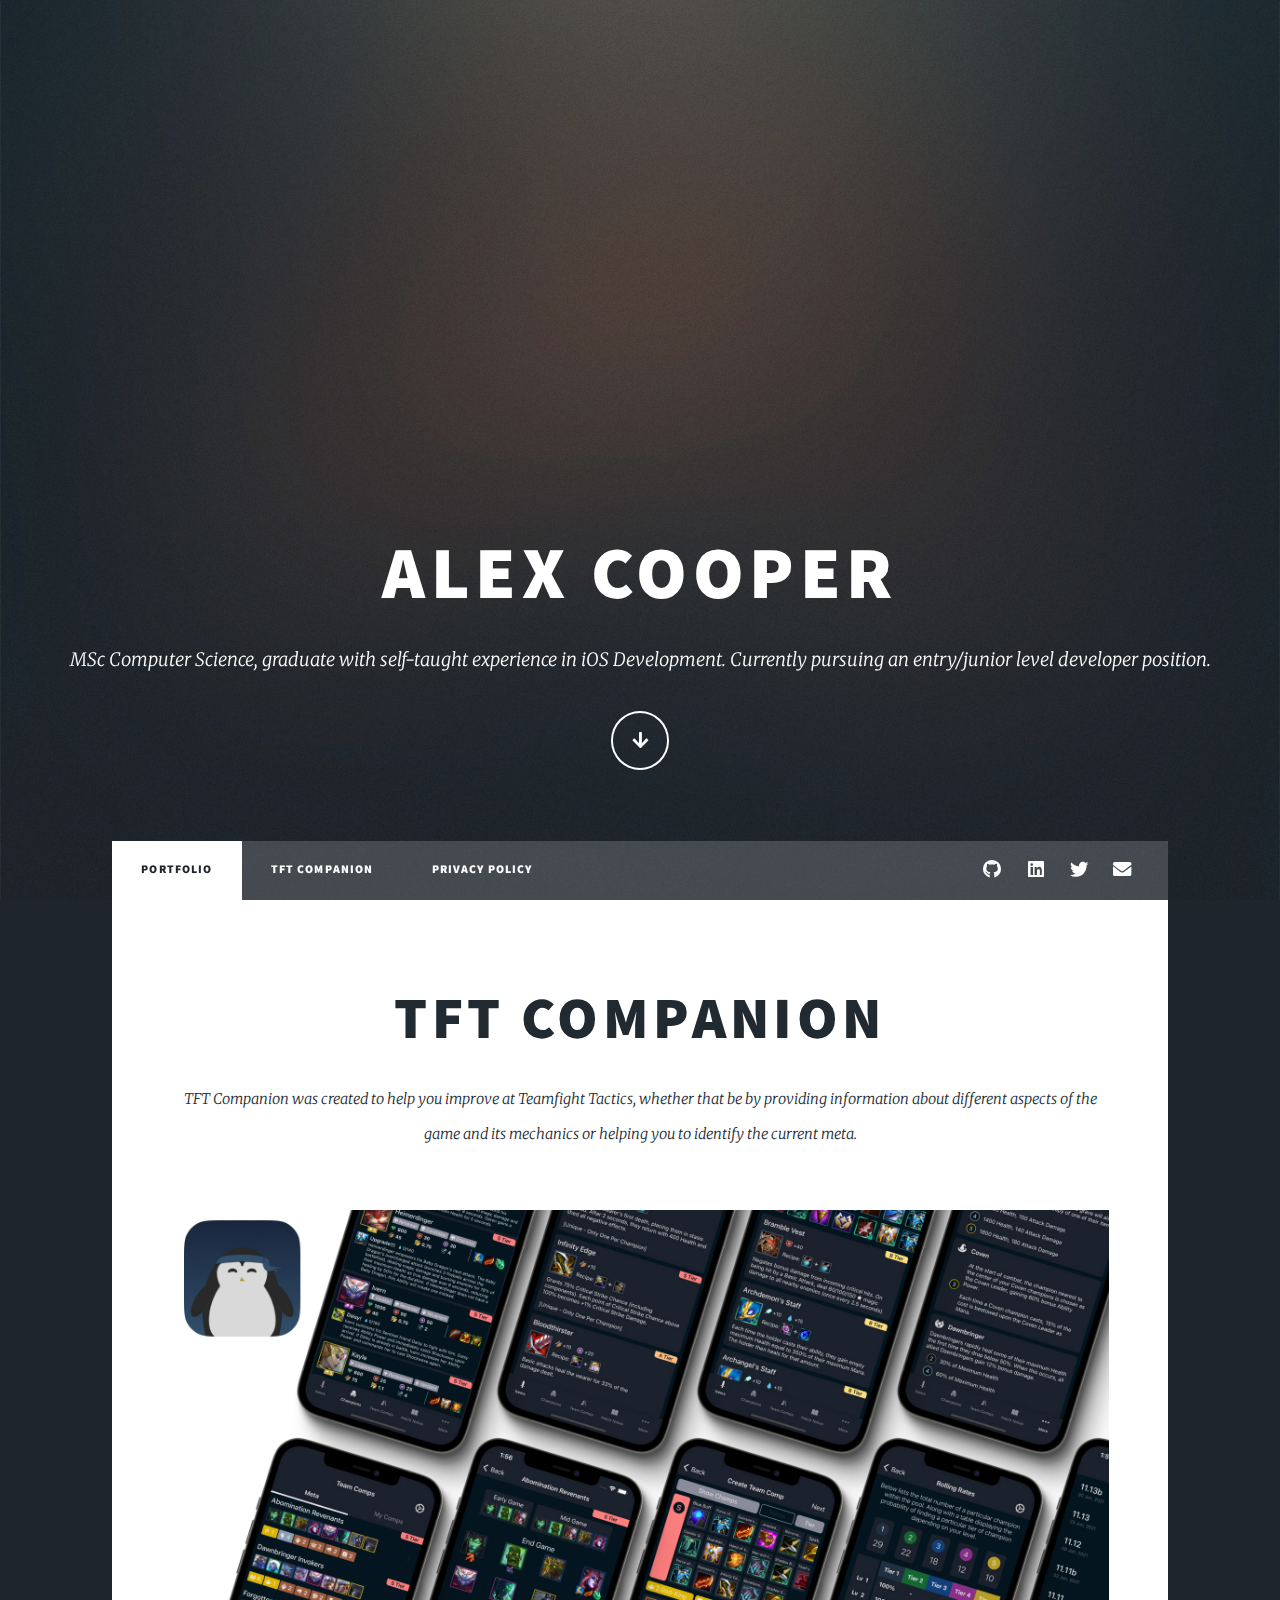
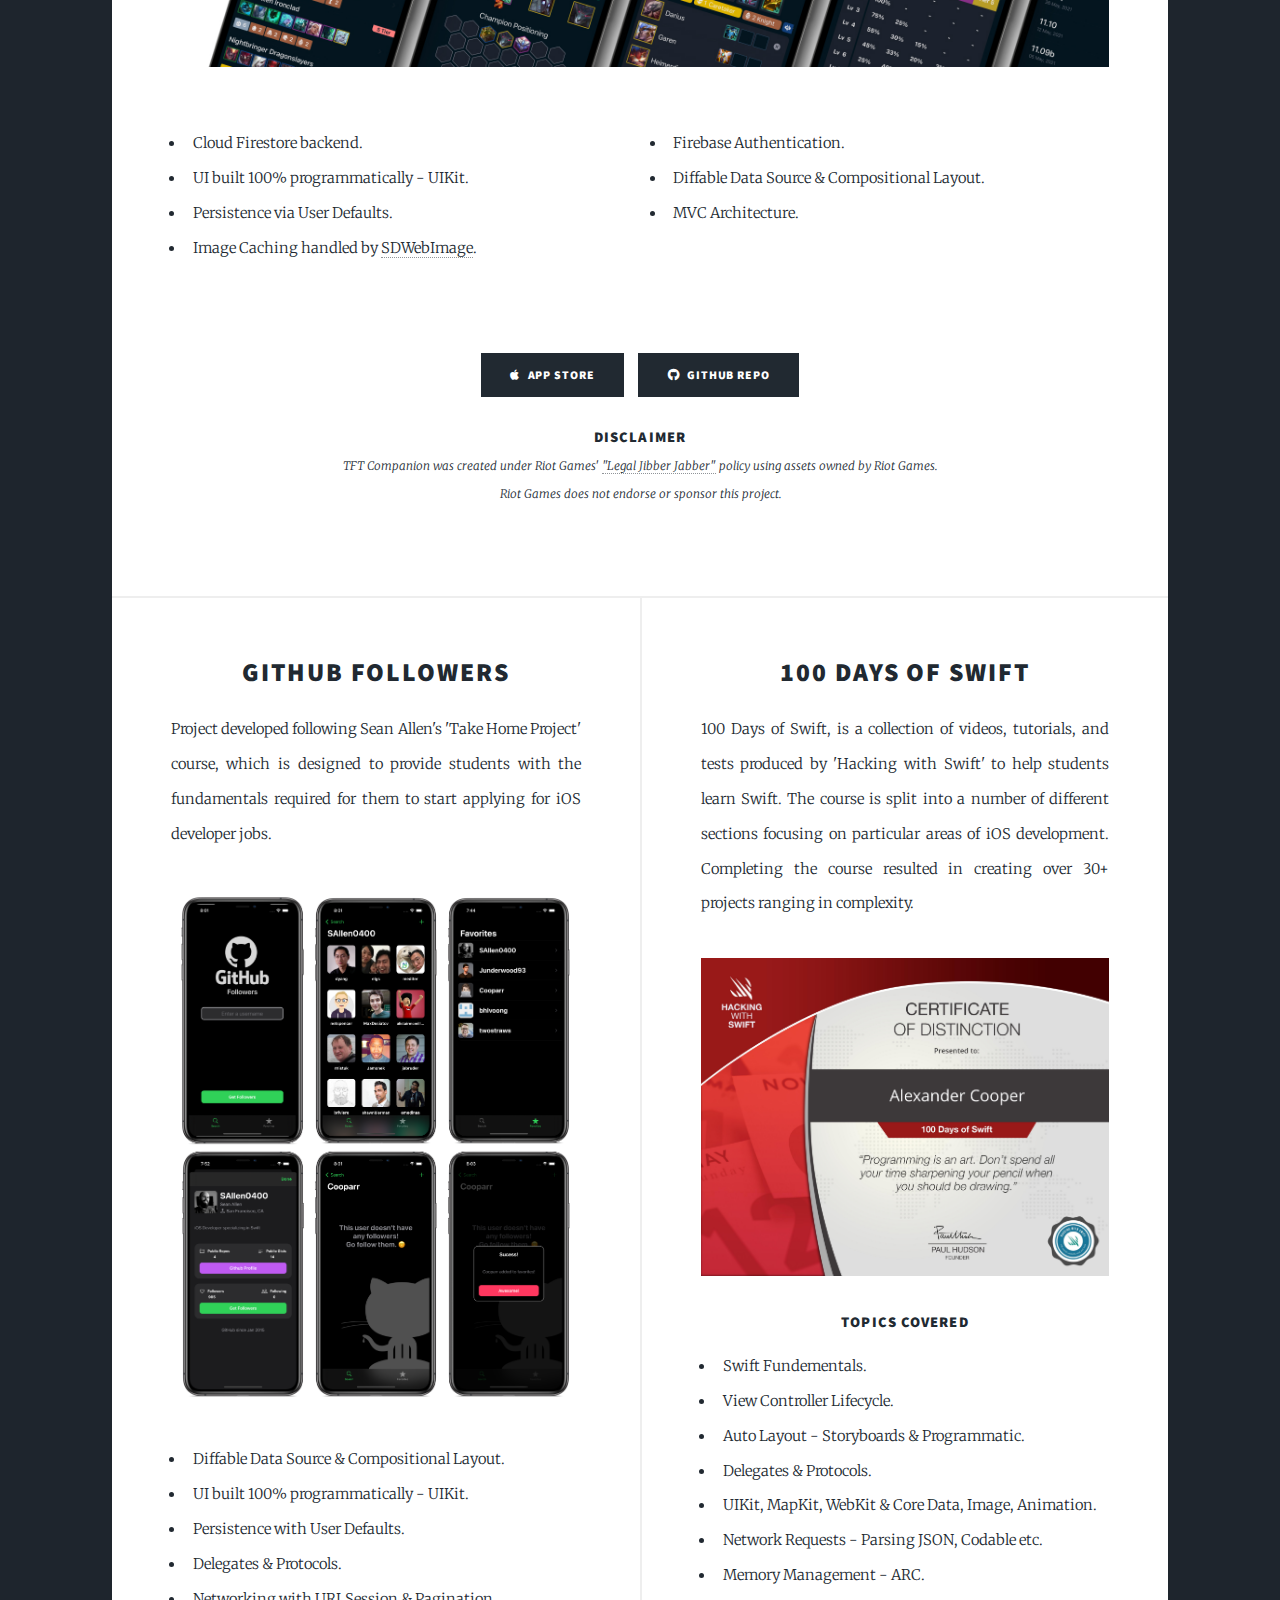
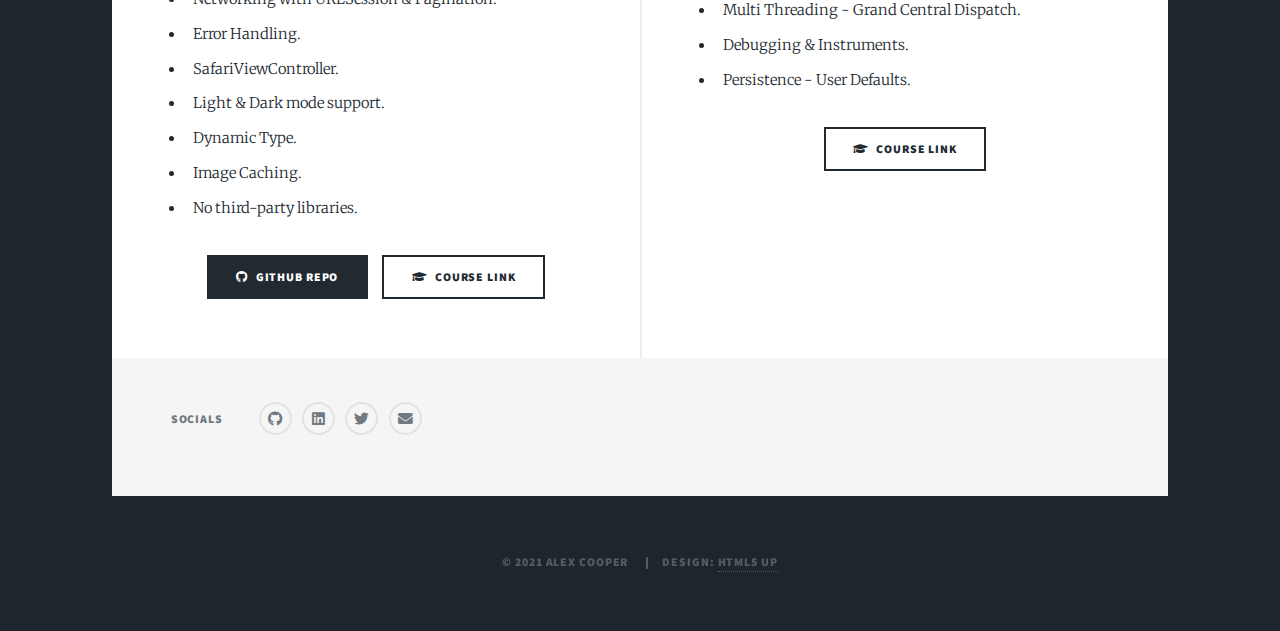
<file: index.html>
<!DOCTYPE HTML>
<!--
	Massively by HTML5 UP
	html5up.net | @ajlkn
	Free for personal and commercial use under the CCA 3.0 license (html5up.net/license)
-->
<html>

<head>
	<title>Alex Cooper - Portfolio</title>
	<link rel="icon" href="images/Memoji.png" type="image/jpg">
	<meta charset="utf-8" />
	<meta name="viewport" content="width=device-width, initial-scale=1, user-scalable=no" />
	<link rel="stylesheet" href="assets/css/main.css" />
	<noscript>
		<link rel="stylesheet" href="assets/css/noscript.css" />
	</noscript>
</head>

<body class="is-preload">

	<!-- Wrapper -->
	<div id="wrapper" class="fade-in">

		<!-- Intro -->
		<div id="intro">
			<h1>Alex Cooper</h1>
			<p>
				MSc Computer Science, graduate with self-taught experience in iOS Development. Currently pursuing an
				entry/junior level developer position.
			</p>
			<ul class="actions">
				<li><a href="#header" class="button icon solid solo fa-arrow-down scrolly">Continue</a></li>
			</ul>
		</div>

		<!-- Header -->
		<header id="header">
			<a href="index.html" class="logo">Alex Cooper</a>
		</header>

		<!-- Nav -->
		<nav id="nav">
			<ul class="links">
				<li class="active"><a href="index.html">Portfolio</a></li>
				<li><a href="TFTCompanion.html">TFT Companion</a></li>
				<li><a href="privacypolicy.html">Privacy Policy</a></li>				
			</ul>
			<ul class="icons">
				<li><a href="https://github.com/Cooparr" target="_blank" class="icon brands fa-github"><span
							class="label">GitHub</span></a></li>
				<li><a href="https://www.linkedin.com/in/alexandercooper/" target="_blank"
						class="icon brands fa-linkedin"><span class="label">LinkedIn</span></a></li>
				<li><a href="https://twitter.com/ACooparr" target="_blank" class="icon brands fa-twitter"><span
							class="label">Twitter</span></a></li>
				<li><a href="mailto:cooparr@hotmail.co.uk?body=Hello Alex," target="_blank"
						class="icon solid fas fa-envelope"><span class="label">Email Me</span></a></li>
			</ul>
		</nav>

		<!-- Main -->
		<div id="main">

			<!-- TFT Companion -->
			<article class="post featured">
				<header class="major">
					<h2><a href="#" target="_blank">TFT Companion</a></h2>
					<p>TFT Companion was created to help you improve at Teamfight Tactics, whether that be by providing
						information about different aspects of the game and its mechanics or helping you to identify the
						current meta.</p>
					<a href="#" target="_blank" class="image main"><img src="images/TFTCompanionPreview.jpg"
							alt="" /></a>
					<div class="row">
						<div class="col-6 col-12-small">
							<ul>
								<li>Cloud Firestore backend.</li>
								<li>UI built 100% programmatically - UIKit.</li>
								<li>Persistence via User Defaults.</li>
								<li>Image Caching handled by <a href="https://github.com/SDWebImage/SDWebImage"
										target="_blank">SDWebImage</a>.</li>
							</ul>
						</div>
						<div class="col-6 col-12-small">
							<ul>
								<li>Firebase Authentication.</li>
								<li>Diffable Data Source & Compositional Layout.</li>
								<li>MVC Architecture.</li>
							</ul>
						</div>
					</div>
				</header>

				<ul class="actions special">
					<li><a href="https://apps.apple.com/us/app/tft-companion/id1531588731" target="_blank" class="button primary icon brands alt fa-apple">App
							Store</a></li>
					<li><a href="https://github.com/Cooparr/TeamFightTactics" target="_blank"
							class="button primary icon solid brands alt fa-github">GitHub Repo</a></li>
				</ul>

				<header>
					<h4>Disclaimer</h4>
					<p>TFT Companion was created under Riot Games' <a href="https://www.riotgames.com/en/legal"
							target="_blank">"Legal Jibber Jabber"</a> policy using assets owned by Riot Games. <br>Riot
						Games does not endorse or sponsor this project.</p>
				</header>
			</article>

			<!-- Posts -->
			<section class="posts">
				<article>
					<header>
						<h2><a href="https://github.com/Cooparr/GHFollowers" target="_blank">GitHub Followers</a></h2>
					</header>


					<p>Project developed following Sean Allen's 'Take Home Project' course, which is designed to provide
						students with the fundamentals required for them to start applying for iOS developer jobs.
					</p>
					<a href="images/GHFollowersScreenshots.png" target="_blank" class="image fit thumb"><img
							src="images/GHFollowersScreenshots.png" alt="" /></a>
					<ul>
						<li>Diffable Data Source &amp; Compositional Layout.</li>
						<li>UI built 100% programmatically - UIKit.</li>
						<li>Persistence with User Defaults.</li>
						<li>Delegates &amp; Protocols.</li>
						<li>Networking with URLSession & Pagination.</li>
						<li>Error Handling.</li>
						<li>SafariViewController.</li>
						<li>Light &amp; Dark mode support.</li>
						<li>Dynamic Type.</li>
						<li>Image Caching.</li>
						<li>No third-party libraries.</li>
					</ul>

					<ul class="actions special">
						<li><a href="https://github.com/Cooparr/GHFollowers" target="_blank"
								class="button primary icon brands alt fa-github">GitHub Repo</a></li>
						<li><a href="https://seanallen.teachable.com/p/take-home" target="_blank"
								class="button icon solid fas fa-graduation-cap icon">Course Link</a></li>
					</ul>
				</article>

				<article>
					<header>
						<h2><a href="https://www.hackingwithswift.com/100">100 Days of Swift</a></h2>
					</header>

					<p>
						100 Days of Swift, is a collection of videos, tutorials, and tests produced by 'Hacking with
						Swift' to help students learn Swift. The course is split into a number of different sections
						focusing on particular areas of iOS development. Completing the course resulted in creating over
						30+ projects ranging in complexity.
					</p>

					<a href="images/100DOSCertificate.jpg" target="_blank" class="image fit">
						<img src="images/100DOSCertificate.jpg" alt="" />
					</a>

					<h4>Topics Covered</h4>
					<ul>
						<li>Swift Fundementals.</li>
						<li>View Controller Lifecycle.</li>
						<li>Auto Layout - Storyboards & Programmatic.</li>
						<li>Delegates &amp; Protocols.</li>
						<li>UIKit, MapKit, WebKit &amp; Core Data, Image, Animation.</li>
						<li>Network Requests - Parsing JSON, Codable etc.</li>
						<li>Memory Management - ARC.</li>
						<li>Multi Threading - Grand Central Dispatch.</li>
						<li>Debugging &amp; Instruments.</li>
						<li>Persistence - User Defaults.</li>
					</ul>

					<ul class="actions special">
						<li><a href="https://www.hackingwithswift.com/100" target="_blank"
								class="button icon solid fas fa-graduation-cap icon">Course Link</a></li>
					</ul>
				</article>
			</section>
		</div>

		<!-- Footer -->
		<footer id="footer">
			<section class="split contact">
				<section>
					<h3>Socials</h3>
					<ul class="icons alt">
						<li><a href="https://github.com/Cooparr" target="_blank" class="icon brands alt fa-github"><span
									class="label">GitHub</span></a></li>
						<li><a href="https://www.linkedin.com/in/alexandercooper/" target="_blank"
								class="icon brands alt fa-linkedin"><span class="label">LinkedIn</span></a></li>
						<li><a href="https://twitter.com/ACooparr" target="_blank"
								class="icon brands alt fa-twitter"><span class="label">Twitter</span></a></li>
						<li><a href="mailto:cooparr@hotmail.co.uk?body=Hello Alex," target="_blank"
								class="icon solid fas fa-envelope"><span class="label">Email Me</span></a></li>
					</ul>
				</section>
			</section>
		</footer>

		<!-- Copyright -->
		<div id="copyright">
			<ul>
				<li>&copy; 2021 Alex Cooper</li>
				<li>Design: <a href="https://html5up.net" target="_blank">HTML5 UP</a></li>
			</ul>
		</div>

	</div>

	<!-- Scripts -->
	<script src="assets/js/jquery.min.js"></script>
	<script src="assets/js/jquery.scrollex.min.js"></script>
	<script src="assets/js/jquery.scrolly.min.js"></script>
	<script src="assets/js/browser.min.js"></script>
	<script src="assets/js/breakpoints.min.js"></script>
	<script src="assets/js/util.js"></script>
	<script src="assets/js/main.js"></script>

</body>

</html>
</file>
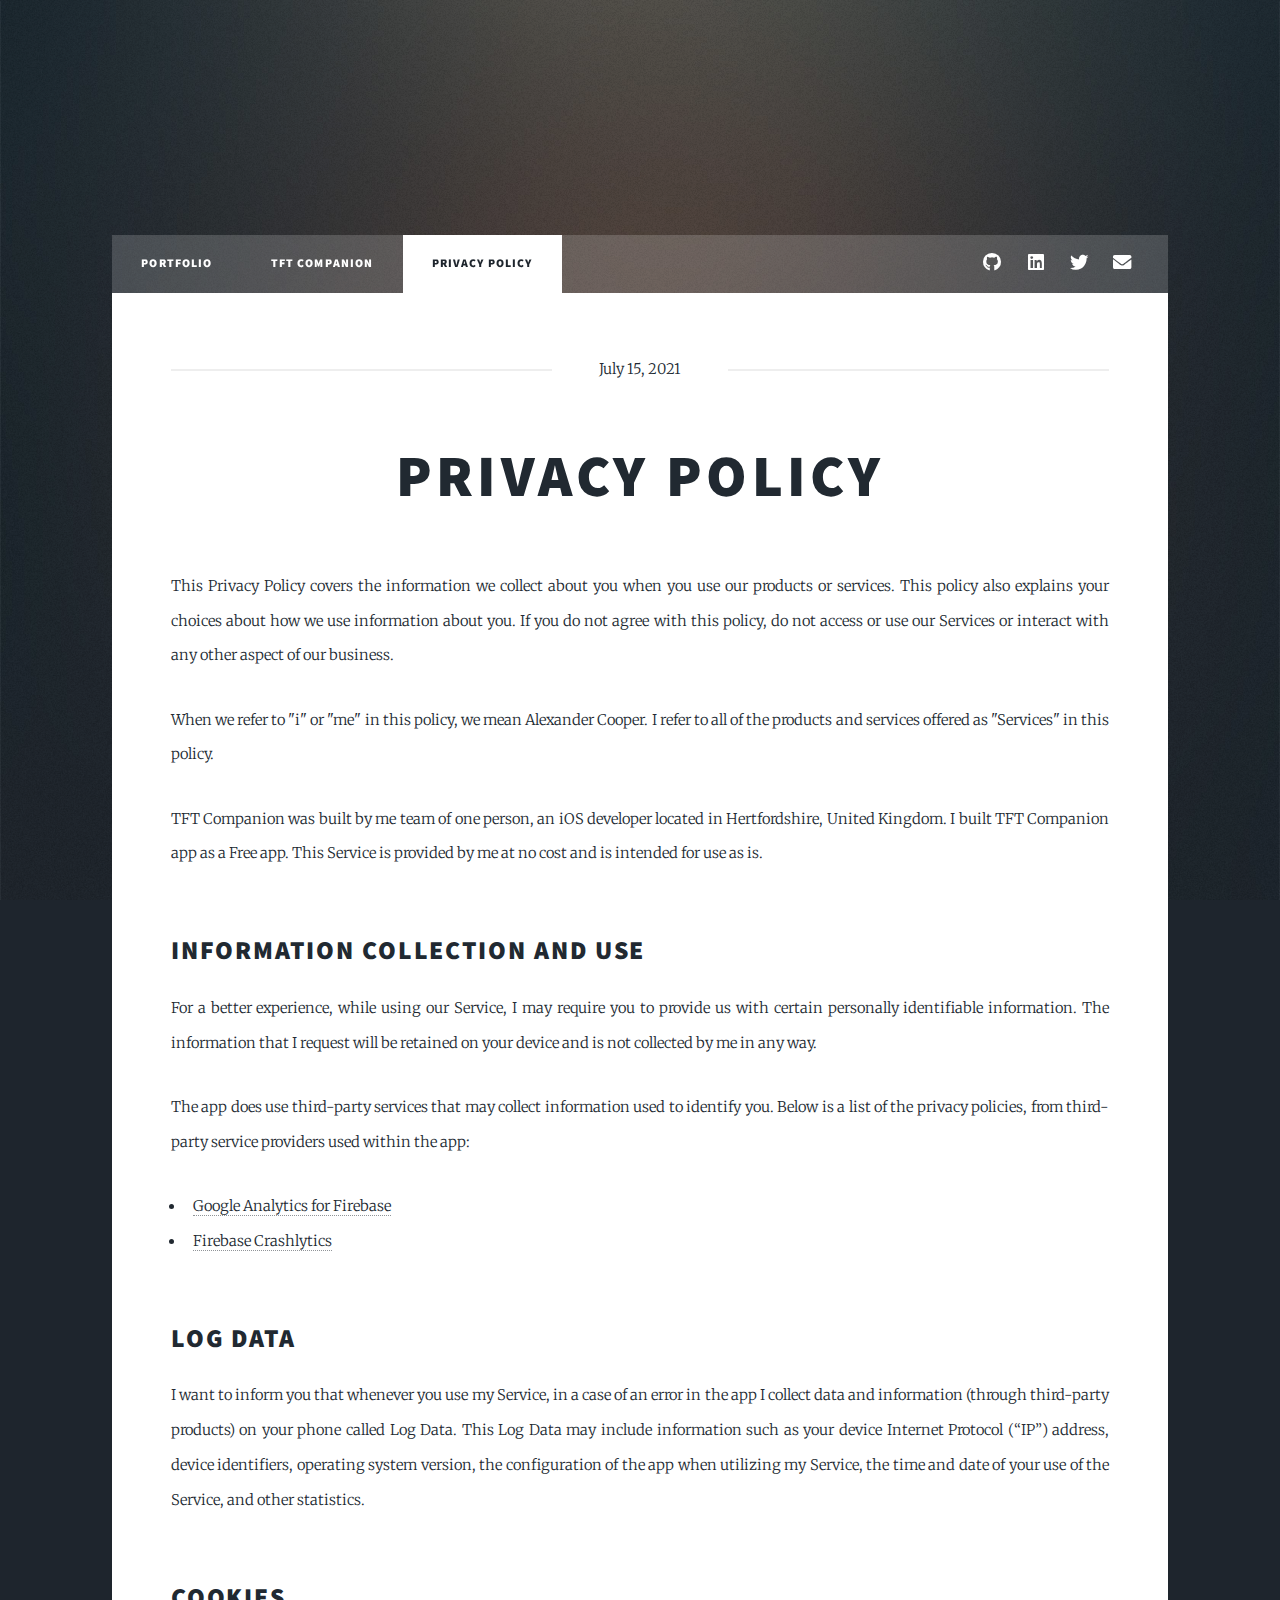
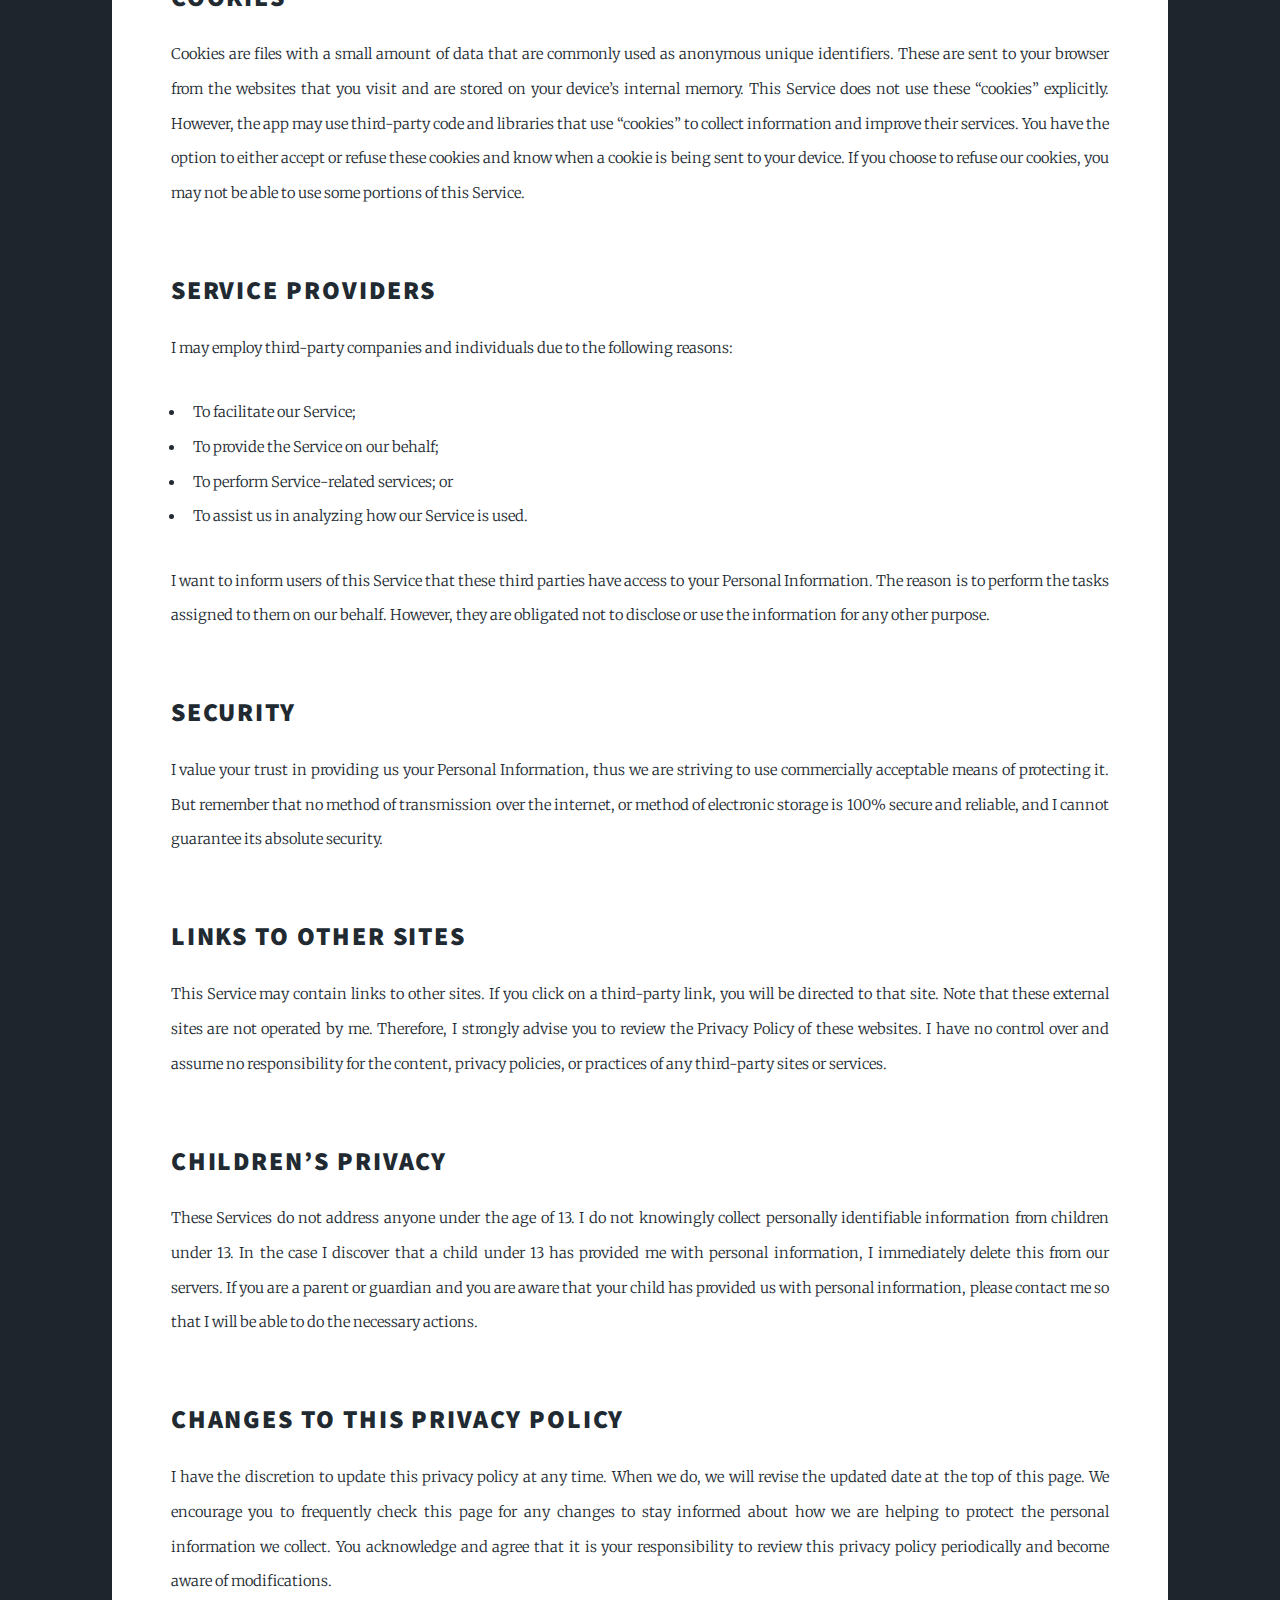
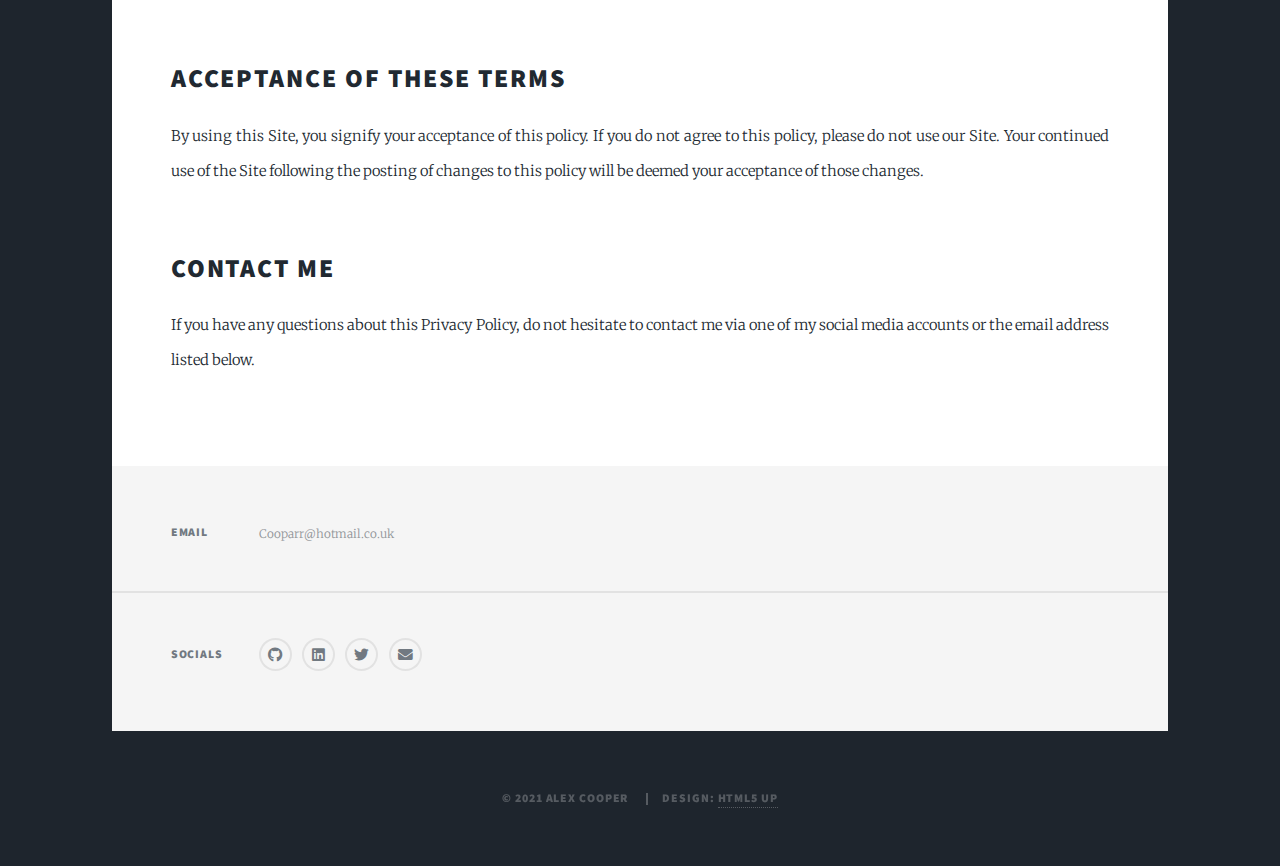
<file: privacypolicy.html>
<!DOCTYPE HTML>
<!--
	Massively by HTML5 UP
	html5up.net | @ajlkn
	Free for personal and commercial use under the CCA 3.0 license (html5up.net/license)
-->
<html>

<head>
	<title>Alex Cooper - Privacy Policy</title>
	<link rel="icon" href="images/Memoji.png" type="image/jpg">
	<meta charset="utf-8" />
	<meta name="viewport" content="width=device-width, initial-scale=1, user-scalable=no" />
	<link rel="stylesheet" href="assets/css/main.css" />
	<noscript>
		<link rel="stylesheet" href="assets/css/noscript.css" />
	</noscript>
</head>

<body class="is-preload">

	<!-- Wrapper -->
	<div id="wrapper">

		<!-- Header -->
		<header id="header">
			<!-- <a href="index.html" class="logo">Privacy Policy</a> -->
		</header>

		<!-- Nav -->
		<nav id="nav">
			<ul class="links">
				<li><a href="index.html">Portfolio</a></li>
				<li><a href="TFTCompanion.html">TFT Companion</a></li>
				<li class="active"><a href="privacypolicy.html">Privacy Policy</a></li>
			</ul>
			<ul class="icons">
				<li><a href="https://github.com/Cooparr" target="_blank" class="icon brands fa-github"><span
							class="label">GitHub</span></a></li>
				<li><a href="https://www.linkedin.com/in/alexandercooper/" target="_blank"
						class="icon brands fa-linkedin"><span class="label">LinkedIn</span></a></li>
				<li><a href="https://twitter.com/ACooparr" target="_blank" class="icon brands fa-twitter"><span
							class="label">Twitter</span></a></li>
				<li><a href="mailto:cooparr@hotmail.co.uk?body=Hello Alex," target="_blank"
						class="icon solid fas fa-envelope"><span class="label">Email Me</span></a></li>
			</ul>
		</nav>

		<!-- Main -->
		<div id="main">

			<!-- Privacy Policy -->
			<section class="post">
				<header class="major">
					<span class="date">July 15, 2021</span>
					<h1>Privacy Policy</h1>
				</header>
				<p>
					This Privacy Policy covers the information we collect about you when you use our products or services. This policy also explains your choices about how we use information about you. If you do not agree with this policy, do not access or use our Services or interact with any other aspect of our business.
				</p>
				<p>
					When we refer to "i" or "me" in this policy, we mean Alexander Cooper. I refer to all of the products and services offered as "Services" in this policy.
				</p>
				<p>
					TFT Companion was built by me team of one person, an iOS developer located in Hertfordshire, United Kingdom. I built TFT Companion app as a Free app. This Service is provided by me at no cost and is intended for use as is.
				</p>
				</br>


				<h2>Information Collection and Use</h2>
				<p>
					For a better experience, while using our Service, I may require you to provide us with certain personally identifiable information. The information that I request will be retained on your device and is not collected by me in any way.
				</p>
				<p>
					The app does use third-party services that may collect information used to identify you. Below is a list of the privacy policies, from third-party service providers used within the app:
				</p>
				<ul>
					<li>
						<a href="https://firebase.google.com/policies/analytics" target="_blank">Google Analytics for
							Firebase</a>
					</li>
					<li>
						<a href="https://firebase.google.com/support/privacy/" target="_blank">Firebase Crashlytics</a>
					</li>
				</ul>
				</br>


				<h2>Log Data</h2>
				<p>
					I want to inform you that whenever you use my Service, in a case of an error in the app I collect data and information (through third-party products) on your phone called Log Data. This Log Data may include information such as your device Internet Protocol (“IP”) address, device identifiers, operating system version, the configuration of the app when utilizing my Service, the time and date of your use of the Service, and other statistics.
				</p>
				</br>


				<h2>Cookies</h2>
				<p>
					Cookies are files with a small amount of data that are commonly used as anonymous unique identifiers. These are sent to your browser from the websites that you visit and are stored on your device’s internal memory. This Service does not use these “cookies” explicitly. However, the app may use third-party code and libraries that use “cookies” to collect information and improve their services. You have the option to either accept or refuse these cookies and know when a cookie is being sent to your device. If you choose to refuse our cookies, you may not be able to use some portions of this Service.
				</p>
				</br>


				<h2>Service Providers</h2>
				<p>
					I may employ third-party companies and individuals due to the following reasons:
				</p>
				<ul>
					<li>To facilitate our Service;</li>
					<li>To provide the Service on our behalf;</li>
					<li>To perform Service-related services; or</li>
					<li>To assist us in analyzing how our Service is used.</li>
				</ul>
				<p>
					I want to inform users of this Service that these third parties have access to your Personal Information. The reason is to perform the tasks assigned to them on our behalf. However, they are obligated not to disclose or use the information for any other purpose.
				</p>
				</br>
				<h2>Security</h2>

				<p>
					I value your trust in providing us your Personal Information, thus we are striving to use commercially acceptable means of protecting it. But remember that no method of transmission over the internet, or method of electronic storage is 100% secure and reliable, and I cannot guarantee its absolute security.
				</p>


				</br>
				<h2>Links to Other Sites</h2>
				<p>
					This Service may contain links to other sites. If you click on a third-party link, you will be directed to that site. Note that these external sites are not operated by me. Therefore, I strongly advise you to review the Privacy Policy of these websites. I have no control over and assume no responsibility for the content, privacy policies, or practices of any third-party sites or services.
				</p>
				</br>


				<h2>Children’s Privacy</h2>
				<p>
					These Services do not address anyone under the age of 13. I do not knowingly collect personally identifiable information from children under 13. In the case I discover that a child under 13 has provided me with personal information, I immediately delete this from our servers. If you are a parent or guardian and you are aware that your child has provided us with personal information, please contact me so that I will be able to do the necessary actions.
				</p>
				</br>


				<h2>Changes to This Privacy Policy</h2>
				<p>
					I have the discretion to update this privacy policy at any time. When we do, we will revise the updated date at the top of this page. We encourage you to frequently check this page for any changes to stay informed about how we are helping to protect the personal information we collect. You acknowledge and agree that it is your responsibility to review this privacy policy periodically and become aware of modifications.
				</p>
				</br>


				<h2>Acceptance of These Terms</h2>
				<p>
					By using this Site, you signify your acceptance of this policy. If you do not agree to this policy, please do not use our Site. Your continued use of the Site following the posting of changes to this policy will be deemed your acceptance of those changes.
				</p>
				</br>


				<h2>Contact Me</h2>
				<p>
					If you have any questions about this Privacy Policy, do not hesitate to contact me via one of my social media accounts or the email address listed below.
				</p>
			</section>
		</div>

		<!-- Footer -->
		<footer id="footer">
			<section class="split contact">
				<section class="alt">
					<h3>Email</h3>
					<p>Cooparr@hotmail.co.uk</p>
				</section>
				<section>
					<h3>Socials</h3>
					<ul class="icons alt">
						<li><a href="https://github.com/Cooparr" target="_blank" class="icon brands alt fa-github"><span
									class="label">GitHub</span></a></li>
						<li><a href="https://www.linkedin.com/in/alexandercooper/" target="_blank"
								class="icon brands alt fa-linkedin"><span class="label">LinkedIn</span></a></li>
						<li><a href="https://twitter.com/ACooparr" target="_blank"
								class="icon brands alt fa-twitter"><span class="label">Twitter</span></a></li>
						<li><a href="mailto:cooparr@hotmail.co.uk?body=Hello Alex," target="_blank"
								class="icon solid fas fa-envelope"><span class="label">Email Me</span></a></li>
					</ul>
				</section>
			</section>
		</footer>

		<!-- Copyright -->
		<div id="copyright">
			<ul>
				<li>&copy; 2021 Alex Cooper</li>
				<li>Design: <a href="https://html5up.net">HTML5 UP</a></li>
			</ul>
		</div>

	</div>

	<!-- Scripts -->
	<script src="assets/js/jquery.min.js"></script>
	<script src="assets/js/jquery.scrollex.min.js"></script>
	<script src="assets/js/jquery.scrolly.min.js"></script>
	<script src="assets/js/browser.min.js"></script>
	<script src="assets/js/breakpoints.min.js"></script>
	<script src="assets/js/util.js"></script>
	<script src="assets/js/main.js"></script>

</body>

</html>
</file>
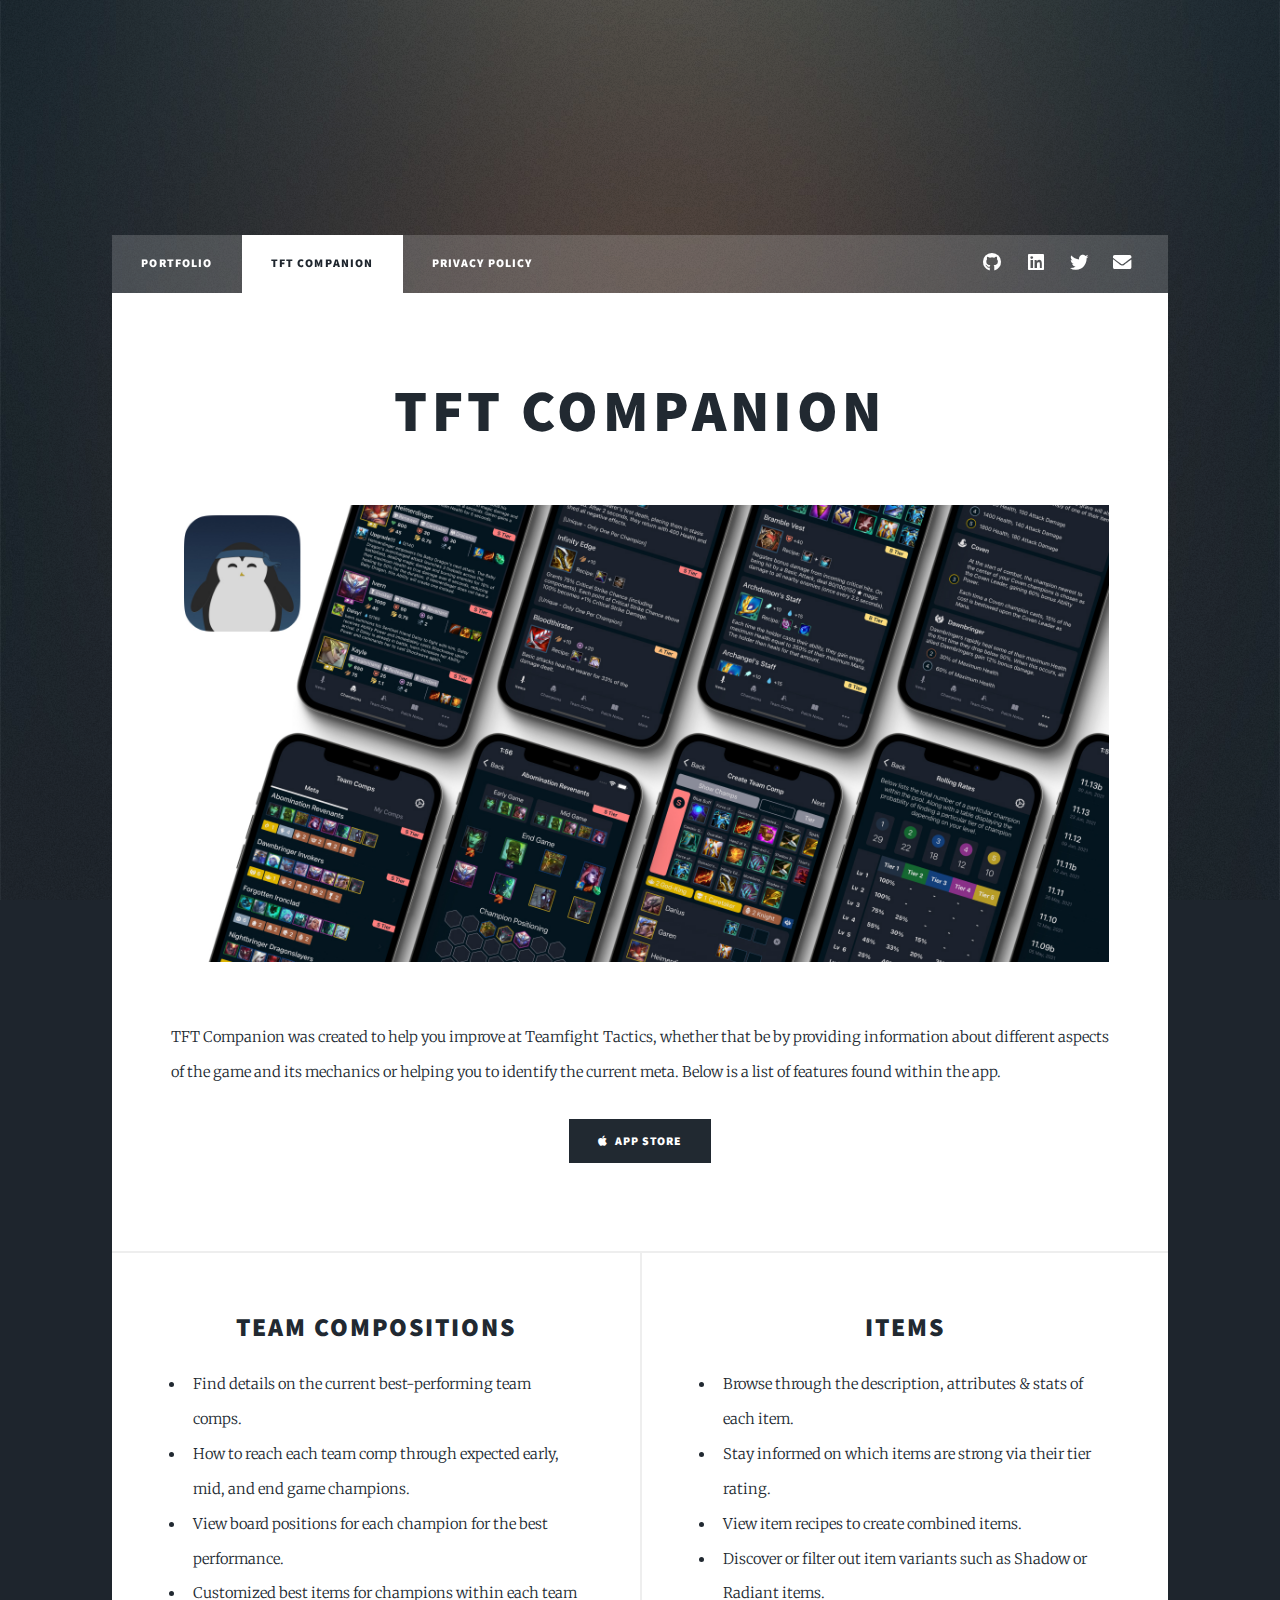
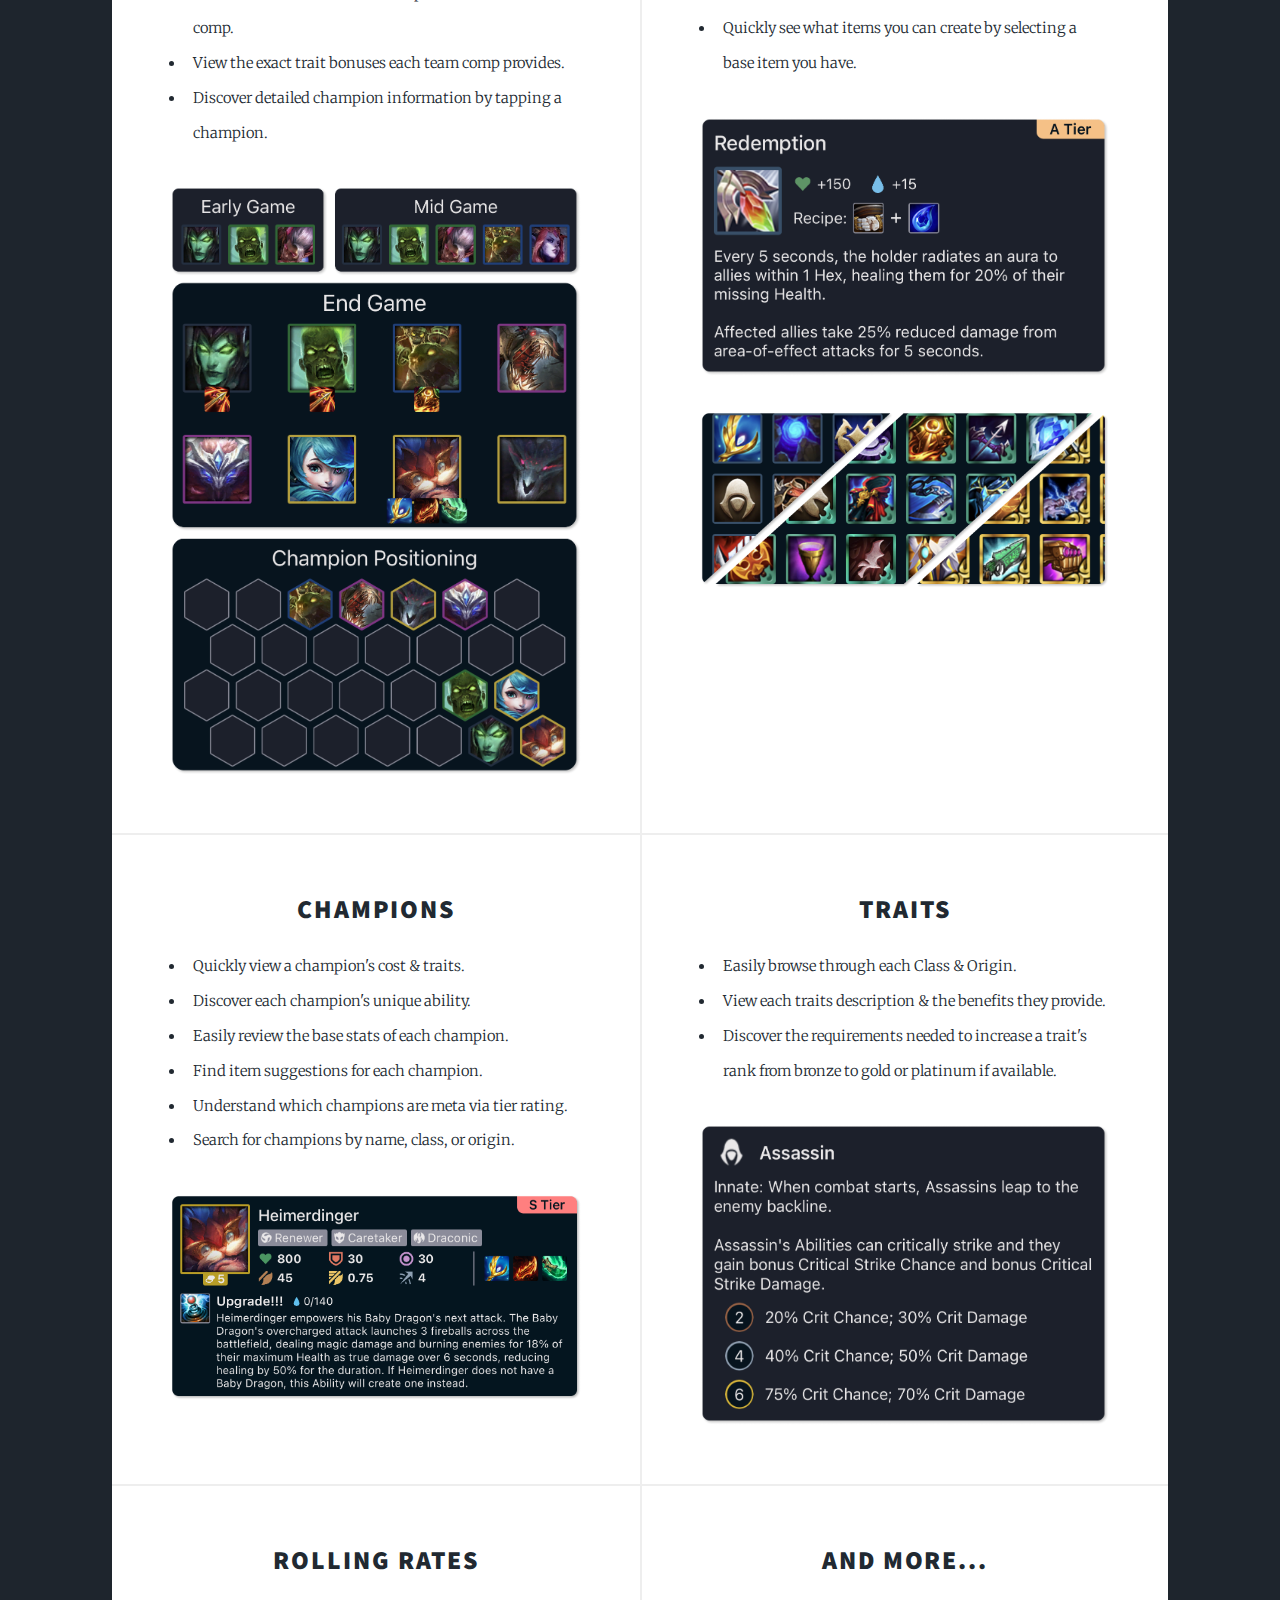
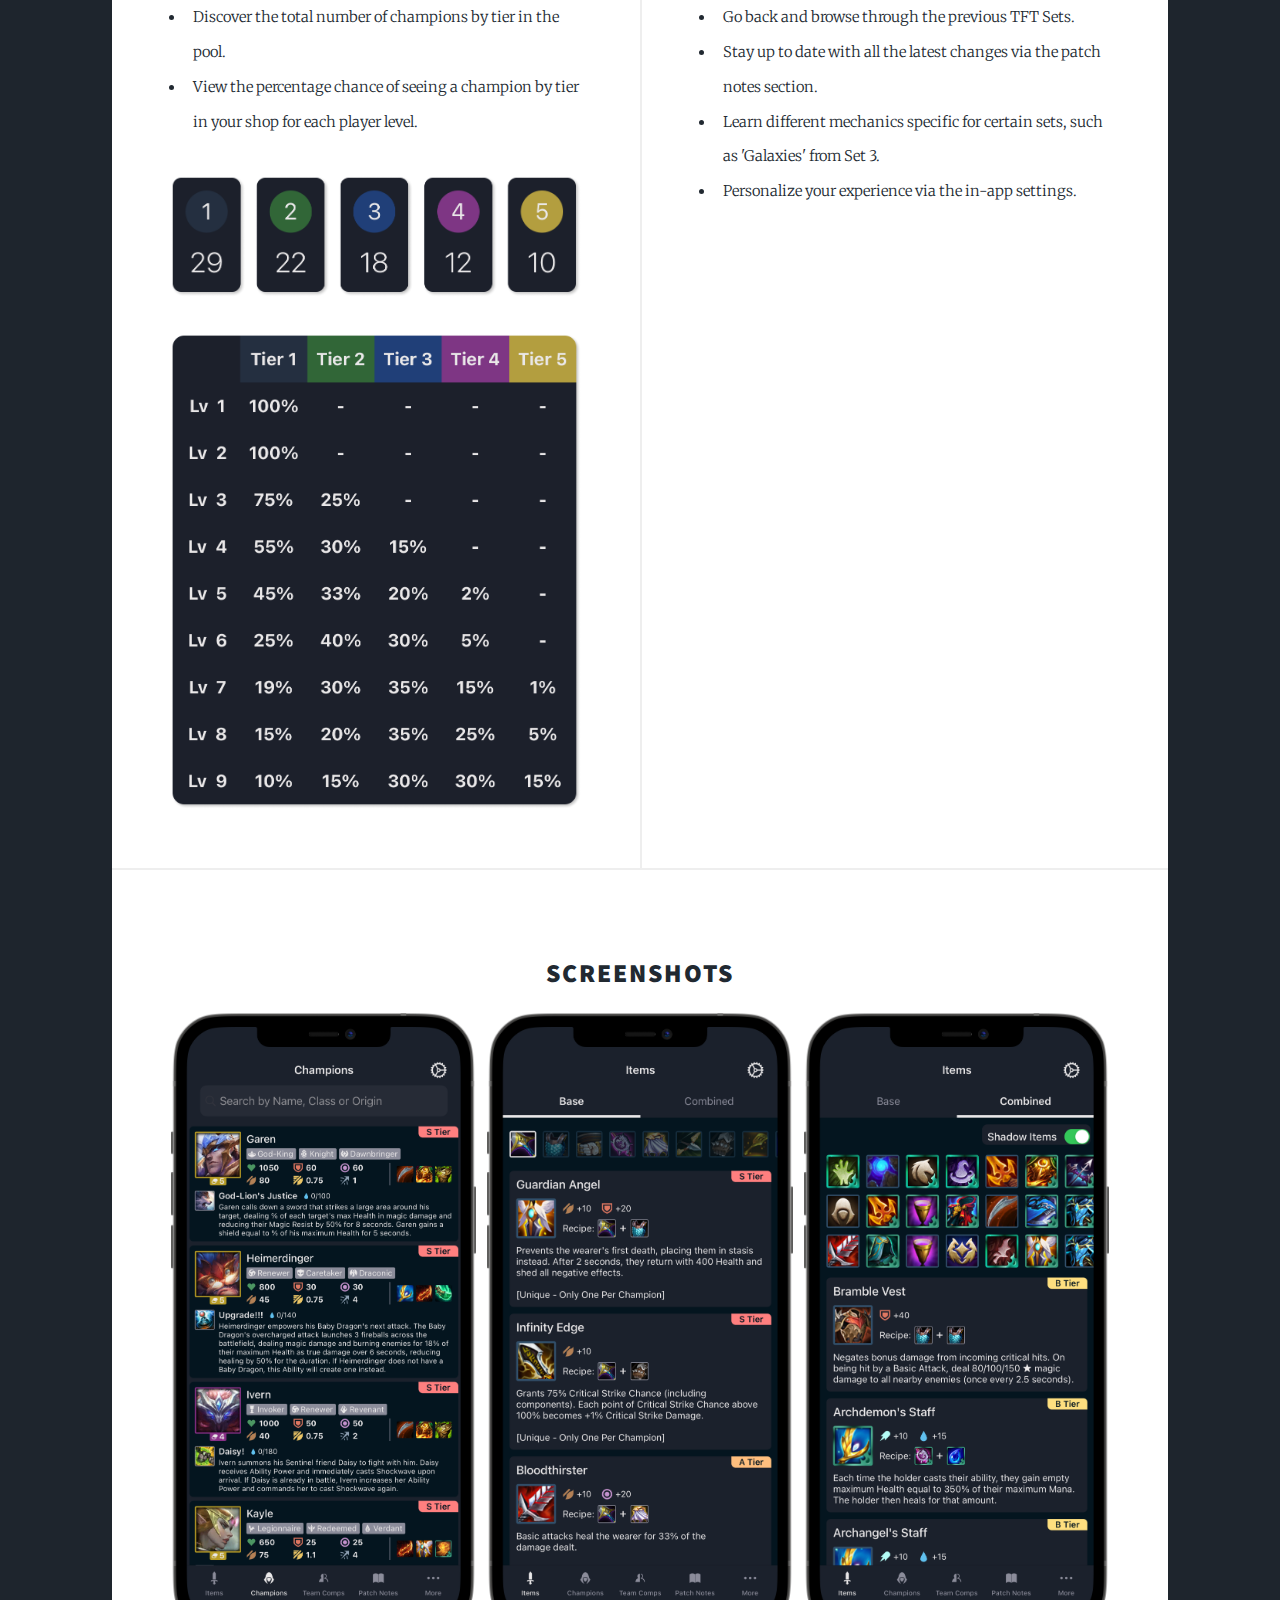
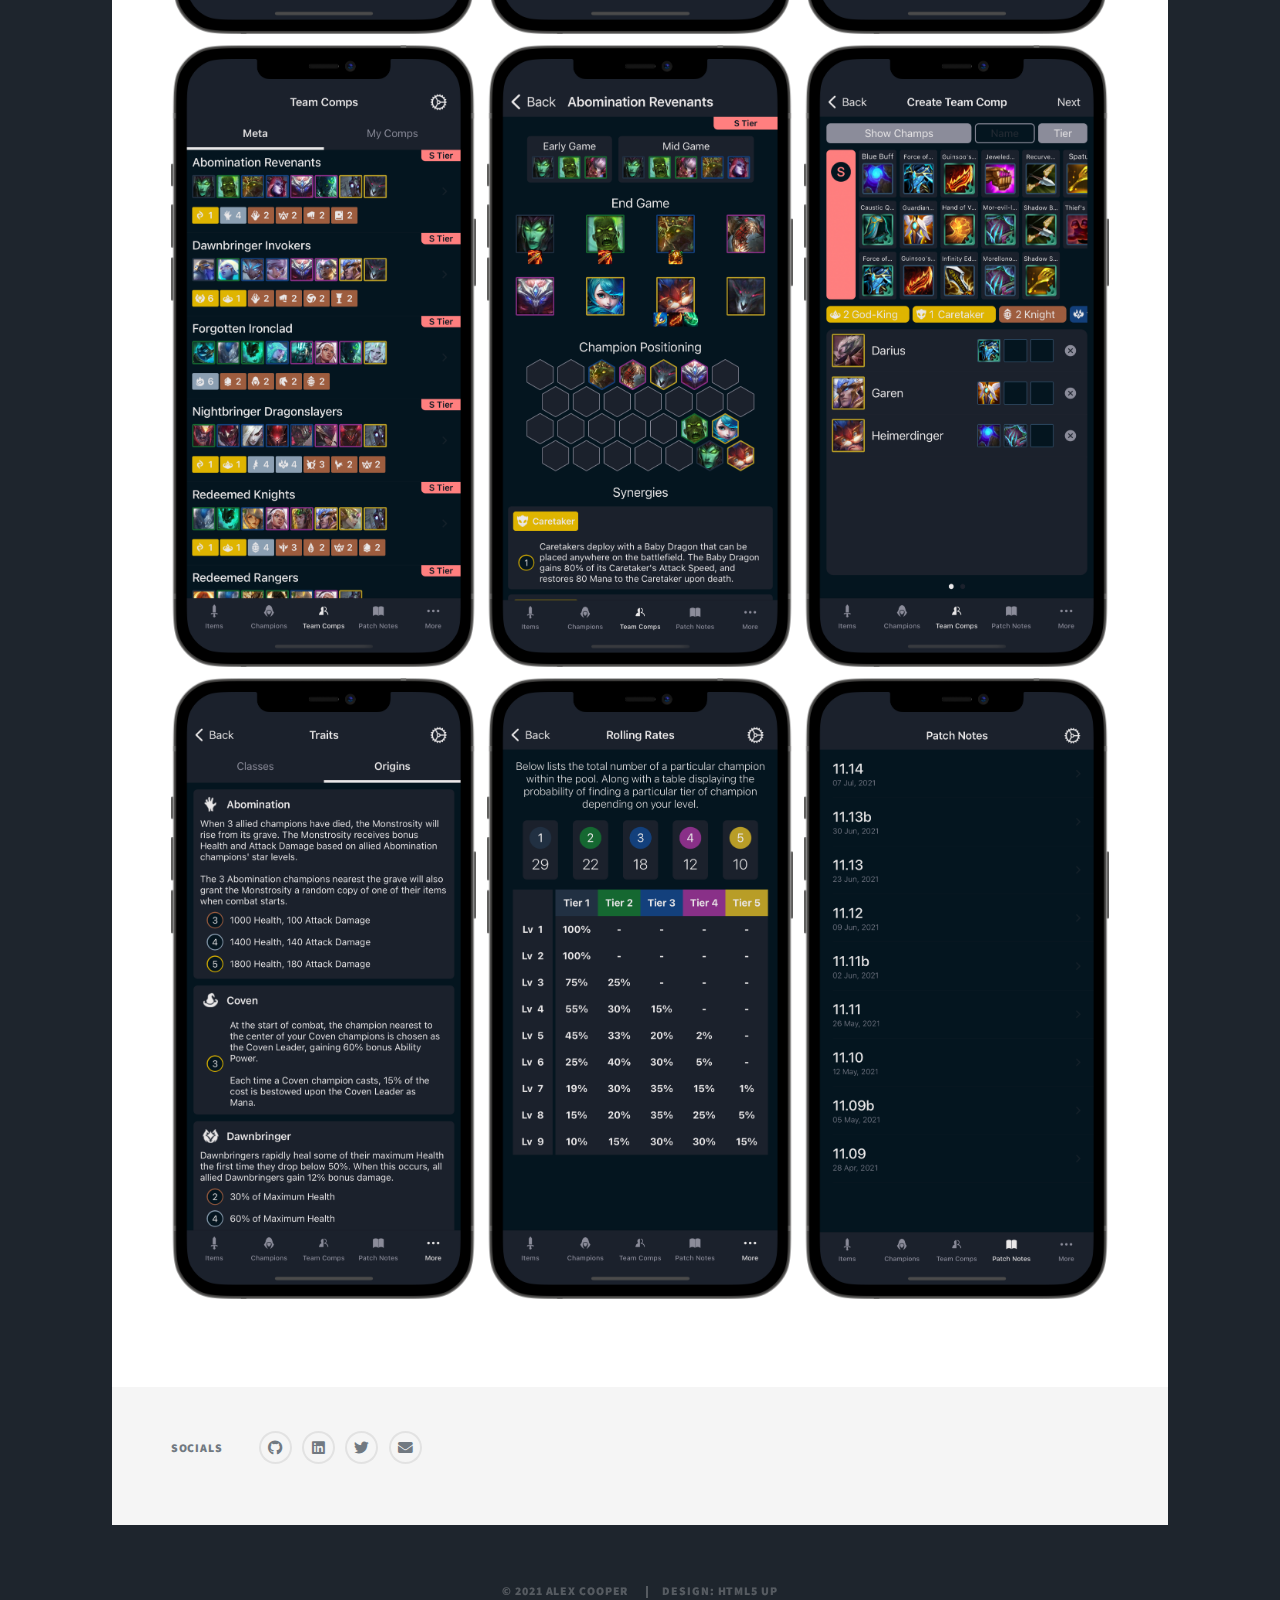
<file: TFTCompanion.html>
<!DOCTYPE HTML>
<!--
	Massively by HTML5 UP
	html5up.net | @ajlkn
	Free for personal and commercial use under the CCA 3.0 license (html5up.net/license)
-->
<html>

<head>
	<title>Alex Cooper - Portfolio</title>
	<link rel="icon" href="images/Memoji.png" type="image/jpg">
	<meta charset="utf-8" />
	<meta name="viewport" content="width=device-width, initial-scale=1, user-scalable=no" />
	<link rel="stylesheet" href="assets/css/main.css" />
	<noscript>
		<link rel="stylesheet" href="assets/css/noscript.css" />
	</noscript>
</head>

<body class="is-preload">

	<!-- Wrapper -->
	<div id="wrapper" class="fade-in">

		<!-- Header -->
		<header id="header">
			<!-- <a href="index.html" class="logo">Alex Cooper</a> -->
		</header>

		<!-- Nav -->
		<nav id="nav">
			<ul class="links">
				<li><a href="index.html">Portfolio</a></li>
				<li class="active"><a href="TFTCompanion.html">TFT Companion</a></li>
				<li><a href="privacypolicy.html">Privacy Policy</a></li>
			</ul>
			<ul class="icons">
				<li><a href="https://github.com/Cooparr" target="_blank" class="icon brands fa-github"><span
							class="label">GitHub</span></a></li>
				<li><a href="https://www.linkedin.com/in/alexandercooper/" target="_blank"
						class="icon brands fa-linkedin"><span class="label">LinkedIn</span></a></li>
				<li><a href="https://twitter.com/ACooparr" target="_blank" class="icon brands fa-twitter"><span
							class="label">Twitter</span></a></li>
				<li><a href="mailto:cooparr@hotmail.co.uk?body=Hello Alex," target="_blank"
						class="icon solid fas fa-envelope"><span class="label">Email Me</span></a></li>
			</ul>
		</nav>

		<!-- Main -->
		<div id="main">

			<!-- TFT Companion -->
			<article class="post featured">
				<header class="major">
					<h2><a href="#" target="_blank">TFT Companion</a></h2>

					<a href="#" target="_blank" class="image main"><img src="images/TFTCompanionPreview.jpg"
							alt="" /></a>
				</header>

				<div>
					<p>
						TFT Companion was created to help you improve at Teamfight Tactics, whether that be by providing
						information about different aspects of the game and its mechanics or helping you to identify the
						current meta. Below is a list of features found within the app.
					</p>
				</div>

				<ul class="actions special">
					<li>
						<a href="https://apps.apple.com/us/app/tft-companion/id1531588731" target="_blank"
							class="button primary icon brands alt fa-apple">App
							Store</a>
					</li>
				</ul>
			</article>

			<!-- Posts -->
			<section class="posts">

				<!-- Team Compositions -->
				<article>
					<header>
						<h2>Team Compositions</h2>
					</header>

					<ul>
						<li>Find details on the current best-performing team comps.</li>
						<li>How to reach each team comp through expected early, mid, and end game champions.</li>
						<li>View board positions for each champion for the best performance.</li>
						<li>Customized best items for champions within each team comp.</li>
						<li>View the exact trait bonuses each team comp provides.</li>
						<li>Discover detailed champion information by tapping a champion.</li>
					</ul>
					<div class="image fit"><img src="images/TeamCompCard.png" alt="" /></div>
				</article>

				<!-- Items -->
				<article>
					<header>
						<h2>Items</h2>
					</header>

					<ul>
						<li>Browse through the description, attributes &amp; stats of each item.</li>
						<li>Stay informed on which items are strong via their tier rating.</li>
						<li>View item recipes to create combined items.</li>
						<li>Discover or filter out item variants such as Shadow or Radiant items.</li>
						<li>Quickly see what items you can create by selecting a base item you have.</li>
					</ul>
					<div class="image fit"><img src="images/NormalItemCard.png" alt="" /></div>
					<div class="image fit"><img src="images/VariantCard.png" alt="" /></div>
				</article>
				<!-- Champions -->
				<article>
					<header>
						<h2>Champions</h2>
					</header>
					<ul>
						<li>Quickly view a champion's cost &amp; traits.</li>
						<li>Discover each champion's unique ability.</li>
						<li>Easily review the base stats of each champion.</li>
						<li>Find item suggestions for each champion.</li>
						<li>Understand which champions are meta via tier rating.</li>
						<li>Search for champions by name, class, or origin.</li>
					</ul>
					<div class="image fit"><img src="images/SmallChampCard.png" alt="" /></div>
				</article>



				<!-- Traits -->
				<article>
					<header>
						<h2>Traits</h2>
					</header>

					<ul>
						<li>Easily browse through each Class &amp; Origin.</li>
						<li>View each traits description &amp; the benefits they provide.</li>
						<li>Discover the requirements needed to increase a trait's rank from bronze to gold or platinum
							if available.</li>
					</ul>
					<div class="image fit"><img src="images/TraitCard.png" alt="" /></div>
				</article>

				<!-- Rolling Rates -->
				<article>
					<header>
						<h2>Rolling Rates</h2>
					</header>

					<ul>
						<li>Discover the total number of champions by tier in the pool.</li>
						<li>View the percentage chance of seeing a champion by tier in your shop for each player level.
						</li>
					</ul>
					<div class="image fit"><img src="images/TotalChampByTierCard.png" alt="" /></div>
					<div class="image fit"><img src="images/ChampPerctangeChanceByTierCard.png" alt="" /></div>
				</article>

				<!-- And More -->
				<article>
					<header>
						<h2>And more...</h2>
					</header>

					<ul>
						<li>Go back and browse through the previous TFT Sets.</li>
						<li>Stay up to date with all the latest changes via the patch notes section.</li>
						<li>Learn different mechanics specific for certain sets, such as 'Galaxies' from Set 3.</li>
						<li>Personalize your experience via the in-app settings.</li>
					</ul>
				</article>
			</section>

			<!-- Screenshots -->
			<article class="post featured">
				<header>
					<h2>Screenshots</h2>
				</header>

				<div class="box alt">
					<div class="row gtr-50 gtr-uniform">
						<!-- Row 1 -->
						<div class="col-4"><span class="image fit"><img src="images/SSChampions.png" alt="" /></span>
						</div>
						<div class="col-4"><span class="image fit"><img src="images/SSBaseItems.png" alt="" /></span>
						</div>
						<div class="col-4"><span class="image fit"><img src="images/SSCombineItems.png" alt="" /></span>
						</div>

						<!-- Row 2 -->
						<div class="col-4"><span class="image fit"><img src="images/SSTeamComps.png" alt="" /></span>
						</div>
						<div class="col-4"><span class="image fit"><img src="images/SSDetailTeamComp.png"
									alt="" /></span></div>
						<div class="col-4"><span class="image fit"><img src="images/SSCreateTeamComp.png"
									alt="" /></span></div>

						<!-- Row 3 -->
						<div class="col-4"><span class="image fit"><img src="images/SSTraits.png" alt="" /></span></div>
						<div class="col-4"><span class="image fit"><img src="images/SSRollingRates.png" alt="" /></span>
						</div>
						<div class="col-4"><span class="image fit"><img src="images/SSPatchNotes.png" alt="" /></span>
						</div>

					</div>
				</div>
			</article>


		</div>

		<!-- Footer -->
		<footer id="footer">
			<section class="split contact">
				<section>
					<h3>Socials</h3>
					<ul class="icons alt">
						<li><a href="https://github.com/Cooparr" target="_blank" class="icon brands alt fa-github"><span
									class="label">GitHub</span></a></li>
						<li><a href="https://www.linkedin.com/in/alexandercooper/" target="_blank"
								class="icon brands alt fa-linkedin"><span class="label">LinkedIn</span></a></li>
						<li><a href="https://twitter.com/ACooparr" target="_blank"
								class="icon brands alt fa-twitter"><span class="label">Twitter</span></a></li>
						<li><a href="mailto:cooparr@hotmail.co.uk?body=Hello Alex," target="_blank"
								class="icon solid fas fa-envelope"><span class="label">Email Me</span></a></li>
					</ul>
				</section>
			</section>
		</footer>

		<!-- Copyright -->
		<div id="copyright">
			<ul>
				<li>&copy; 2021 Alex Cooper</li>
				<li>Design: <a href="https://html5up.net" target="_blank">HTML5 UP</a></li>
			</ul>
		</div>

	</div>

	<!-- Scripts -->
	<script src="assets/js/jquery.min.js"></script>
	<script src="assets/js/jquery.scrollex.min.js"></script>
	<script src="assets/js/jquery.scrolly.min.js"></script>
	<script src="assets/js/browser.min.js"></script>
	<script src="assets/js/breakpoints.min.js"></script>
	<script src="assets/js/util.js"></script>
	<script src="assets/js/main.js"></script>

</body>

</html>
</file>
<file: assets/css/main.css>
@import url(fontawesome-all.min.css);
@import url("https://fonts.googleapis.com/css?family=Merriweather:300,700,300italic,700italic|Source+Sans+Pro:900");

/*
	Massively by HTML5 UP
	html5up.net | @ajlkn
	Free for personal and commercial use under the CCA 3.0 license (html5up.net/license)
*/

html, body, div, span, applet, object,
iframe, h1, h2, h3, h4, h5, h6, p, blockquote,
pre, a, abbr, acronym, address, big, cite,
code, del, dfn, em, img, ins, kbd, q, s, samp,
small, strike, strong, sub, sup, tt, var, b,
u, i, center, dl, dt, dd, ol, ul, li, fieldset,
form, label, legend, table, caption, tbody,
tfoot, thead, tr, th, td, article, aside,
canvas, details, embed, figure, figcaption,
footer, header, hgroup, menu, nav, output, ruby,
section, summary, time, mark, audio, video {
	margin: 0;
	padding: 0;
	border: 0;
	font-size: 100%;
	font: inherit;
	vertical-align: baseline;}

article, aside, details, figcaption, figure,
footer, header, hgroup, menu, nav, section {
	display: block;}

body {
	line-height: 1;
}

ol, ul {
	list-style: none;
}

blockquote, q {
	quotes: none;
}

	blockquote:before, blockquote:after, q:before, q:after {
		content: '';
		content: none;
	}

table {
	border-collapse: collapse;
	border-spacing: 0;
}

body {
	-webkit-text-size-adjust: none;
}

mark {
	background-color: transparent;
	color: inherit;
}

input::-moz-focus-inner {
	border: 0;
	padding: 0;
}

input, select, textarea {
	-moz-appearance: none;
	-webkit-appearance: none;
	-ms-appearance: none;
	appearance: none;
}

/* Basic */

	@-ms-viewport {
		width: device-width;
	}

	body {
		-ms-overflow-style: scrollbar;
	}

	@media screen and (max-width: 480px) {

		html, body {
			min-width: 320px;
		}

	}

	html {
		box-sizing: border-box;
	}

	*, *:before, *:after {
		box-sizing: inherit;
	}

	body {
		background-color: #1e252d;
	}

		body.is-preload *, body.is-preload *:before, body.is-preload *:after {
			-moz-animation: none !important;
			-webkit-animation: none !important;
			-ms-animation: none !important;
			animation: none !important;
			-moz-transition: none !important;
			-webkit-transition: none !important;
			-ms-transition: none !important;
			transition: none !important;
		}

/* Type */

	html {
		font-size: 16pt;
	}

		@media screen and (max-width: 1680px) {

			html {
				font-size: 12pt;
			}

		}

		@media screen and (max-width: 1280px) {

			html {
				font-size: 11pt;
			}

		}

		@media screen and (max-width: 360px) {

			html {
				font-size: 10pt;
			}

		}

	body {
		color: #212931;
	}

	body, input, select, textarea {
		font-family: "Merriweather", Georgia, serif;
		font-weight: 300;
		font-size: 1rem;
		line-height: 2.375;
	}

	a {
		-moz-transition: color 0.2s ease-in-out, background-color 0.2s ease-in-out, border-color 0.2s ease-in-out, box-shadow 0.2s ease-in-out;
		-webkit-transition: color 0.2s ease-in-out, background-color 0.2s ease-in-out, border-color 0.2s ease-in-out, box-shadow 0.2s ease-in-out;
		-ms-transition: color 0.2s ease-in-out, background-color 0.2s ease-in-out, border-color 0.2s ease-in-out, box-shadow 0.2s ease-in-out;
		transition: color 0.2s ease-in-out, background-color 0.2s ease-in-out, border-color 0.2s ease-in-out, box-shadow 0.2s ease-in-out;
		border-bottom: dotted 1px;
		text-decoration: none;
	}

		a:hover {
			border-bottom-color: transparent;
		}

	strong, b {
		font-weight: 600;
	}

	em, i {
		font-style: italic;
	}

	p {
		text-align: justify;
		margin: 0 0 2rem 0;
	}

	h1, h2, h3, h4, h5, h6 {
		font-family: "Source Sans Pro", Helvetica, sans-serif;
		font-weight: 900;
		line-height: 1.5;
		letter-spacing: 0.075em;
		text-transform: uppercase;
		margin: 0 0 1rem 0;
	}

		h1 a, h2 a, h3 a, h4 a, h5 a, h6 a {
			border-bottom: 0;
			color: inherit;
			text-decoration: none;
		}

	h1 {
		font-size: 4rem;
		line-height: 1.1;
		margin: 0 0 2rem 0;
	}

	h2 {
		font-size: 1.75rem;
		line-height: 1.3;
		margin: 0 0 1.5rem 0;
	}

	h3 {
		font-size: 1.25rem;
		margin: 0 0 1.5rem 0;
	}

	h4 {
		font-size: 1rem;
	}

	h5 {
		font-size: 0.9rem;
	}

	h6 {
		font-size: 0.8rem;
	}

	sub {
		font-size: 0.8rem;
		position: relative;
		top: 0.5rem;
	}

	sup {
		font-size: 0.8rem;
		position: relative;
		top: -0.5rem;
	}

	blockquote {
		border-left: solid 4px;
		font-style: italic;
		margin: 0 0 2rem 0;
		padding: 0.5rem 0 0.5rem 2rem;
	}

	code {
		border: solid 2px;
		font-family: "Courier New", monospace;
		font-size: 0.9rem;
		margin: 0 0.25rem;
		padding: 0.25rem 0.65rem;
	}

	pre {
		-webkit-overflow-scrolling: touch;
		font-family: "Courier New", monospace;
		font-size: 0.9rem;
		margin: 0 0 2rem 0;
	}

		pre code {
			display: block;
			line-height: 1.75;
			padding: 1rem 1.5rem;
			overflow-x: auto;
		}

	hr {
		border: 0;
		border-bottom: solid 2px;
		margin: 3rem 0;
	}

		hr.major {
			margin: 5rem 0;
		}

	.align-left {
		text-align: left;
	}

	.align-center {
		text-align: center;
	}

	.align-right {
		text-align: right;
	}

	input, select, textarea {
		color: #212931;
	}

	a {
		color: #212931;
		border-bottom-color: rgba(33, 41, 49, 0.5);
	}

		a:hover {
			border-bottom-color: transparent;
			color: #18bfef !important;
		}

	strong, b {
		color: #212931;
	}

	h1, h2, h3, h4, h5, h6 {
		color: #212931;
	}

	blockquote {
		border-left-color: #eeeeee;
	}

	code {
		background: rgba(220, 220, 220, 0.25);
		border-color: #eeeeee;
	}

	hr {
		border-bottom-color: #eeeeee;
	}

/* Row */

	.row {
		display: flex;
		flex-wrap: wrap;
		box-sizing: border-box;
		align-items: stretch;
	}

		.row > * {
			box-sizing: border-box;
		}

		.row.gtr-uniform > * > :last-child {
			margin-bottom: 0;
		}

		.row.aln-left {
			justify-content: flex-start;
		}

		.row.aln-center {
			justify-content: center;
		}

		.row.aln-right {
			justify-content: flex-end;
		}

		.row.aln-top {
			align-items: flex-start;
		}

		.row.aln-middle {
			align-items: center;
		}

		.row.aln-bottom {
			align-items: flex-end;
		}

		.row > .imp {
			order: -1;
		}

		.row > .col-1 {
			width: 8.33333%;
		}

		.row > .off-1 {
			margin-left: 8.33333%;
		}

		.row > .col-2 {
			width: 16.66667%;
		}

		.row > .off-2 {
			margin-left: 16.66667%;
		}

		.row > .col-3 {
			width: 25%;
		}

		.row > .off-3 {
			margin-left: 25%;
		}

		.row > .col-4 {
			width: 33.33333%;
		}

		.row > .off-4 {
			margin-left: 33.33333%;
		}

		.row > .col-5 {
			width: 41.66667%;
		}

		.row > .off-5 {
			margin-left: 41.66667%;
		}

		.row > .col-6 {
			width: 50%;
		}

		.row > .off-6 {
			margin-left: 50%;
		}

		.row > .col-7 {
			width: 58.33333%;
		}

		.row > .off-7 {
			margin-left: 58.33333%;
		}

		.row > .col-8 {
			width: 66.66667%;
		}

		.row > .off-8 {
			margin-left: 66.66667%;
		}

		.row > .col-9 {
			width: 75%;
		}

		.row > .off-9 {
			margin-left: 75%;
		}

		.row > .col-10 {
			width: 83.33333%;
		}

		.row > .off-10 {
			margin-left: 83.33333%;
		}

		.row > .col-11 {
			width: 91.66667%;
		}

		.row > .off-11 {
			margin-left: 91.66667%;
		}

		.row > .col-12 {
			width: 100%;
		}

		.row > .off-12 {
			margin-left: 100%;
		}

		.row.gtr-0 {
			margin-top: 0;
			margin-left: 0rem;
		}

			.row.gtr-0 > * {
				padding: 0 0 0 0rem;
			}

			.row.gtr-0.gtr-uniform {
				margin-top: 0rem;
			}

				.row.gtr-0.gtr-uniform > * {
					padding-top: 0rem;
				}

		.row.gtr-25 {
			margin-top: 0;
			margin-left: -0.375rem;
		}

			.row.gtr-25 > * {
				padding: 0 0 0 0.375rem;
			}

			.row.gtr-25.gtr-uniform {
				margin-top: -0.375rem;
			}

				.row.gtr-25.gtr-uniform > * {
					padding-top: 0.375rem;
				}

		.row.gtr-50 {
			margin-top: 0;
			margin-left: -0.75rem;
		}

			.row.gtr-50 > * {
				padding: 0 0 0 0.75rem;
			}

			.row.gtr-50.gtr-uniform {
				margin-top: -0.75rem;
			}

				.row.gtr-50.gtr-uniform > * {
					padding-top: 0.75rem;
				}

		.row {
			margin-top: 0;
			margin-left: -1.5rem;
		}

			.row > * {
				padding: 0 0 0 1.5rem;
			}

			.row.gtr-uniform {
				margin-top: -1.5rem;
			}

				.row.gtr-uniform > * {
					padding-top: 1.5rem;
				}

		.row.gtr-150 {
			margin-top: 0;
			margin-left: -2.25rem;
		}

			.row.gtr-150 > * {
				padding: 0 0 0 2.25rem;
			}

			.row.gtr-150.gtr-uniform {
				margin-top: -2.25rem;
			}

				.row.gtr-150.gtr-uniform > * {
					padding-top: 2.25rem;
				}

		.row.gtr-200 {
			margin-top: 0;
			margin-left: -3rem;
		}

			.row.gtr-200 > * {
				padding: 0 0 0 3rem;
			}

			.row.gtr-200.gtr-uniform {
				margin-top: -3rem;
			}

				.row.gtr-200.gtr-uniform > * {
					padding-top: 3rem;
				}

		@media screen and (max-width: 1680px) {

			.row {
				display: flex;
				flex-wrap: wrap;
				box-sizing: border-box;
				align-items: stretch;
			}

				.row > * {
					box-sizing: border-box;
				}

				.row.gtr-uniform > * > :last-child {
					margin-bottom: 0;
				}

				.row.aln-left {
					justify-content: flex-start;
				}

				.row.aln-center {
					justify-content: center;
				}

				.row.aln-right {
					justify-content: flex-end;
				}

				.row.aln-top {
					align-items: flex-start;
				}

				.row.aln-middle {
					align-items: center;
				}

				.row.aln-bottom {
					align-items: flex-end;
				}

				.row > .imp-xlarge {
					order: -1;
				}

				.row > .col-1-xlarge {
					width: 8.33333%;
				}

				.row > .off-1-xlarge {
					margin-left: 8.33333%;
				}

				.row > .col-2-xlarge {
					width: 16.66667%;
				}

				.row > .off-2-xlarge {
					margin-left: 16.66667%;
				}

				.row > .col-3-xlarge {
					width: 25%;
				}

				.row > .off-3-xlarge {
					margin-left: 25%;
				}

				.row > .col-4-xlarge {
					width: 33.33333%;
				}

				.row > .off-4-xlarge {
					margin-left: 33.33333%;
				}

				.row > .col-5-xlarge {
					width: 41.66667%;
				}

				.row > .off-5-xlarge {
					margin-left: 41.66667%;
				}

				.row > .col-6-xlarge {
					width: 50%;
				}

				.row > .off-6-xlarge {
					margin-left: 50%;
				}

				.row > .col-7-xlarge {
					width: 58.33333%;
				}

				.row > .off-7-xlarge {
					margin-left: 58.33333%;
				}

				.row > .col-8-xlarge {
					width: 66.66667%;
				}

				.row > .off-8-xlarge {
					margin-left: 66.66667%;
				}

				.row > .col-9-xlarge {
					width: 75%;
				}

				.row > .off-9-xlarge {
					margin-left: 75%;
				}

				.row > .col-10-xlarge {
					width: 83.33333%;
				}

				.row > .off-10-xlarge {
					margin-left: 83.33333%;
				}

				.row > .col-11-xlarge {
					width: 91.66667%;
				}

				.row > .off-11-xlarge {
					margin-left: 91.66667%;
				}

				.row > .col-12-xlarge {
					width: 100%;
				}

				.row > .off-12-xlarge {
					margin-left: 100%;
				}

				.row.gtr-0 {
					margin-top: 0;
					margin-left: 0rem;
				}

					.row.gtr-0 > * {
						padding: 0 0 0 0rem;
					}

					.row.gtr-0.gtr-uniform {
						margin-top: 0rem;
					}

						.row.gtr-0.gtr-uniform > * {
							padding-top: 0rem;
						}

				.row.gtr-25 {
					margin-top: 0;
					margin-left: -0.375rem;
				}

					.row.gtr-25 > * {
						padding: 0 0 0 0.375rem;
					}

					.row.gtr-25.gtr-uniform {
						margin-top: -0.375rem;
					}

						.row.gtr-25.gtr-uniform > * {
							padding-top: 0.375rem;
						}

				.row.gtr-50 {
					margin-top: 0;
					margin-left: -0.75rem;
				}

					.row.gtr-50 > * {
						padding: 0 0 0 0.75rem;
					}

					.row.gtr-50.gtr-uniform {
						margin-top: -0.75rem;
					}

						.row.gtr-50.gtr-uniform > * {
							padding-top: 0.75rem;
						}

				.row {
					margin-top: 0;
					margin-left: -1.5rem;
				}

					.row > * {
						padding: 0 0 0 1.5rem;
					}

					.row.gtr-uniform {
						margin-top: -1.5rem;
					}

						.row.gtr-uniform > * {
							padding-top: 1.5rem;
						}

				.row.gtr-150 {
					margin-top: 0;
					margin-left: -2.25rem;
				}

					.row.gtr-150 > * {
						padding: 0 0 0 2.25rem;
					}

					.row.gtr-150.gtr-uniform {
						margin-top: -2.25rem;
					}

						.row.gtr-150.gtr-uniform > * {
							padding-top: 2.25rem;
						}

				.row.gtr-200 {
					margin-top: 0;
					margin-left: -3rem;
				}

					.row.gtr-200 > * {
						padding: 0 0 0 3rem;
					}

					.row.gtr-200.gtr-uniform {
						margin-top: -3rem;
					}

						.row.gtr-200.gtr-uniform > * {
							padding-top: 3rem;
						}

		}

		@media screen and (max-width: 1280px) {

			.row {
				display: flex;
				flex-wrap: wrap;
				box-sizing: border-box;
				align-items: stretch;
			}

				.row > * {
					box-sizing: border-box;
				}

				.row.gtr-uniform > * > :last-child {
					margin-bottom: 0;
				}

				.row.aln-left {
					justify-content: flex-start;
				}

				.row.aln-center {
					justify-content: center;
				}

				.row.aln-right {
					justify-content: flex-end;
				}

				.row.aln-top {
					align-items: flex-start;
				}

				.row.aln-middle {
					align-items: center;
				}

				.row.aln-bottom {
					align-items: flex-end;
				}

				.row > .imp-large {
					order: -1;
				}

				.row > .col-1-large {
					width: 8.33333%;
				}

				.row > .off-1-large {
					margin-left: 8.33333%;
				}

				.row > .col-2-large {
					width: 16.66667%;
				}

				.row > .off-2-large {
					margin-left: 16.66667%;
				}

				.row > .col-3-large {
					width: 25%;
				}

				.row > .off-3-large {
					margin-left: 25%;
				}

				.row > .col-4-large {
					width: 33.33333%;
				}

				.row > .off-4-large {
					margin-left: 33.33333%;
				}

				.row > .col-5-large {
					width: 41.66667%;
				}

				.row > .off-5-large {
					margin-left: 41.66667%;
				}

				.row > .col-6-large {
					width: 50%;
				}

				.row > .off-6-large {
					margin-left: 50%;
				}

				.row > .col-7-large {
					width: 58.33333%;
				}

				.row > .off-7-large {
					margin-left: 58.33333%;
				}

				.row > .col-8-large {
					width: 66.66667%;
				}

				.row > .off-8-large {
					margin-left: 66.66667%;
				}

				.row > .col-9-large {
					width: 75%;
				}

				.row > .off-9-large {
					margin-left: 75%;
				}

				.row > .col-10-large {
					width: 83.33333%;
				}

				.row > .off-10-large {
					margin-left: 83.33333%;
				}

				.row > .col-11-large {
					width: 91.66667%;
				}

				.row > .off-11-large {
					margin-left: 91.66667%;
				}

				.row > .col-12-large {
					width: 100%;
				}

				.row > .off-12-large {
					margin-left: 100%;
				}

				.row.gtr-0 {
					margin-top: 0;
					margin-left: 0rem;
				}

					.row.gtr-0 > * {
						padding: 0 0 0 0rem;
					}

					.row.gtr-0.gtr-uniform {
						margin-top: 0rem;
					}

						.row.gtr-0.gtr-uniform > * {
							padding-top: 0rem;
						}

				.row.gtr-25 {
					margin-top: 0;
					margin-left: -0.375rem;
				}

					.row.gtr-25 > * {
						padding: 0 0 0 0.375rem;
					}

					.row.gtr-25.gtr-uniform {
						margin-top: -0.375rem;
					}

						.row.gtr-25.gtr-uniform > * {
							padding-top: 0.375rem;
						}

				.row.gtr-50 {
					margin-top: 0;
					margin-left: -0.75rem;
				}

					.row.gtr-50 > * {
						padding: 0 0 0 0.75rem;
					}

					.row.gtr-50.gtr-uniform {
						margin-top: -0.75rem;
					}

						.row.gtr-50.gtr-uniform > * {
							padding-top: 0.75rem;
						}

				.row {
					margin-top: 0;
					margin-left: -1.5rem;
				}

					.row > * {
						padding: 0 0 0 1.5rem;
					}

					.row.gtr-uniform {
						margin-top: -1.5rem;
					}

						.row.gtr-uniform > * {
							padding-top: 1.5rem;
						}

				.row.gtr-150 {
					margin-top: 0;
					margin-left: -2.25rem;
				}

					.row.gtr-150 > * {
						padding: 0 0 0 2.25rem;
					}

					.row.gtr-150.gtr-uniform {
						margin-top: -2.25rem;
					}

						.row.gtr-150.gtr-uniform > * {
							padding-top: 2.25rem;
						}

				.row.gtr-200 {
					margin-top: 0;
					margin-left: -3rem;
				}

					.row.gtr-200 > * {
						padding: 0 0 0 3rem;
					}

					.row.gtr-200.gtr-uniform {
						margin-top: -3rem;
					}

						.row.gtr-200.gtr-uniform > * {
							padding-top: 3rem;
						}

		}

		@media screen and (max-width: 980px) {

			.row {
				display: flex;
				flex-wrap: wrap;
				box-sizing: border-box;
				align-items: stretch;
			}

				.row > * {
					box-sizing: border-box;
				}

				.row.gtr-uniform > * > :last-child {
					margin-bottom: 0;
				}

				.row.aln-left {
					justify-content: flex-start;
				}

				.row.aln-center {
					justify-content: center;
				}

				.row.aln-right {
					justify-content: flex-end;
				}

				.row.aln-top {
					align-items: flex-start;
				}

				.row.aln-middle {
					align-items: center;
				}

				.row.aln-bottom {
					align-items: flex-end;
				}

				.row > .imp-medium {
					order: -1;
				}

				.row > .col-1-medium {
					width: 8.33333%;
				}

				.row > .off-1-medium {
					margin-left: 8.33333%;
				}

				.row > .col-2-medium {
					width: 16.66667%;
				}

				.row > .off-2-medium {
					margin-left: 16.66667%;
				}

				.row > .col-3-medium {
					width: 25%;
				}

				.row > .off-3-medium {
					margin-left: 25%;
				}

				.row > .col-4-medium {
					width: 33.33333%;
				}

				.row > .off-4-medium {
					margin-left: 33.33333%;
				}

				.row > .col-5-medium {
					width: 41.66667%;
				}

				.row > .off-5-medium {
					margin-left: 41.66667%;
				}

				.row > .col-6-medium {
					width: 50%;
				}

				.row > .off-6-medium {
					margin-left: 50%;
				}

				.row > .col-7-medium {
					width: 58.33333%;
				}

				.row > .off-7-medium {
					margin-left: 58.33333%;
				}

				.row > .col-8-medium {
					width: 66.66667%;
				}

				.row > .off-8-medium {
					margin-left: 66.66667%;
				}

				.row > .col-9-medium {
					width: 75%;
				}

				.row > .off-9-medium {
					margin-left: 75%;
				}

				.row > .col-10-medium {
					width: 83.33333%;
				}

				.row > .off-10-medium {
					margin-left: 83.33333%;
				}

				.row > .col-11-medium {
					width: 91.66667%;
				}

				.row > .off-11-medium {
					margin-left: 91.66667%;
				}

				.row > .col-12-medium {
					width: 100%;
				}

				.row > .off-12-medium {
					margin-left: 100%;
				}

				.row.gtr-0 {
					margin-top: 0;
					margin-left: 0rem;
				}

					.row.gtr-0 > * {
						padding: 0 0 0 0rem;
					}

					.row.gtr-0.gtr-uniform {
						margin-top: 0rem;
					}

						.row.gtr-0.gtr-uniform > * {
							padding-top: 0rem;
						}

				.row.gtr-25 {
					margin-top: 0;
					margin-left: -0.375rem;
				}

					.row.gtr-25 > * {
						padding: 0 0 0 0.375rem;
					}

					.row.gtr-25.gtr-uniform {
						margin-top: -0.375rem;
					}

						.row.gtr-25.gtr-uniform > * {
							padding-top: 0.375rem;
						}

				.row.gtr-50 {
					margin-top: 0;
					margin-left: -0.75rem;
				}

					.row.gtr-50 > * {
						padding: 0 0 0 0.75rem;
					}

					.row.gtr-50.gtr-uniform {
						margin-top: -0.75rem;
					}

						.row.gtr-50.gtr-uniform > * {
							padding-top: 0.75rem;
						}

				.row {
					margin-top: 0;
					margin-left: -1.5rem;
				}

					.row > * {
						padding: 0 0 0 1.5rem;
					}

					.row.gtr-uniform {
						margin-top: -1.5rem;
					}

						.row.gtr-uniform > * {
							padding-top: 1.5rem;
						}

				.row.gtr-150 {
					margin-top: 0;
					margin-left: -2.25rem;
				}

					.row.gtr-150 > * {
						padding: 0 0 0 2.25rem;
					}

					.row.gtr-150.gtr-uniform {
						margin-top: -2.25rem;
					}

						.row.gtr-150.gtr-uniform > * {
							padding-top: 2.25rem;
						}

				.row.gtr-200 {
					margin-top: 0;
					margin-left: -3rem;
				}

					.row.gtr-200 > * {
						padding: 0 0 0 3rem;
					}

					.row.gtr-200.gtr-uniform {
						margin-top: -3rem;
					}

						.row.gtr-200.gtr-uniform > * {
							padding-top: 3rem;
						}

		}

		@media screen and (max-width: 736px) {

			.row {
				display: flex;
				flex-wrap: wrap;
				box-sizing: border-box;
				align-items: stretch;
			}

				.row > * {
					box-sizing: border-box;
				}

				.row.gtr-uniform > * > :last-child {
					margin-bottom: 0;
				}

				.row.aln-left {
					justify-content: flex-start;
				}

				.row.aln-center {
					justify-content: center;
				}

				.row.aln-right {
					justify-content: flex-end;
				}

				.row.aln-top {
					align-items: flex-start;
				}

				.row.aln-middle {
					align-items: center;
				}

				.row.aln-bottom {
					align-items: flex-end;
				}

				.row > .imp-small {
					order: -1;
				}

				.row > .col-1-small {
					width: 8.33333%;
				}

				.row > .off-1-small {
					margin-left: 8.33333%;
				}

				.row > .col-2-small {
					width: 16.66667%;
				}

				.row > .off-2-small {
					margin-left: 16.66667%;
				}

				.row > .col-3-small {
					width: 25%;
				}

				.row > .off-3-small {
					margin-left: 25%;
				}

				.row > .col-4-small {
					width: 33.33333%;
				}

				.row > .off-4-small {
					margin-left: 33.33333%;
				}

				.row > .col-5-small {
					width: 41.66667%;
				}

				.row > .off-5-small {
					margin-left: 41.66667%;
				}

				.row > .col-6-small {
					width: 50%;
				}

				.row > .off-6-small {
					margin-left: 50%;
				}

				.row > .col-7-small {
					width: 58.33333%;
				}

				.row > .off-7-small {
					margin-left: 58.33333%;
				}

				.row > .col-8-small {
					width: 66.66667%;
				}

				.row > .off-8-small {
					margin-left: 66.66667%;
				}

				.row > .col-9-small {
					width: 75%;
				}

				.row > .off-9-small {
					margin-left: 75%;
				}

				.row > .col-10-small {
					width: 83.33333%;
				}

				.row > .off-10-small {
					margin-left: 83.33333%;
				}

				.row > .col-11-small {
					width: 91.66667%;
				}

				.row > .off-11-small {
					margin-left: 91.66667%;
				}

				.row > .col-12-small {
					width: 100%;
				}

				.row > .off-12-small {
					margin-left: 100%;
				}

				.row.gtr-0 {
					margin-top: 0;
					margin-left: 0rem;
				}

					.row.gtr-0 > * {
						padding: 0 0 0 0rem;
					}

					.row.gtr-0.gtr-uniform {
						margin-top: 0rem;
					}

						.row.gtr-0.gtr-uniform > * {
							padding-top: 0rem;
						}

				.row.gtr-25 {
					margin-top: 0;
					margin-left: -0.375rem;
				}

					.row.gtr-25 > * {
						padding: 0 0 0 0.375rem;
					}

					.row.gtr-25.gtr-uniform {
						margin-top: -0.375rem;
					}

						.row.gtr-25.gtr-uniform > * {
							padding-top: 0.375rem;
						}

				.row.gtr-50 {
					margin-top: 0;
					margin-left: -0.75rem;
				}

					.row.gtr-50 > * {
						padding: 0 0 0 0.75rem;
					}

					.row.gtr-50.gtr-uniform {
						margin-top: -0.75rem;
					}

						.row.gtr-50.gtr-uniform > * {
							padding-top: 0.75rem;
						}

				.row {
					margin-top: 0;
					margin-left: -1.5rem;
				}

					.row > * {
						padding: 0 0 0 1.5rem;
					}

					.row.gtr-uniform {
						margin-top: -1.5rem;
					}

						.row.gtr-uniform > * {
							padding-top: 1.5rem;
						}

				.row.gtr-150 {
					margin-top: 0;
					margin-left: -2.25rem;
				}

					.row.gtr-150 > * {
						padding: 0 0 0 2.25rem;
					}

					.row.gtr-150.gtr-uniform {
						margin-top: -2.25rem;
					}

						.row.gtr-150.gtr-uniform > * {
							padding-top: 2.25rem;
						}

				.row.gtr-200 {
					margin-top: 0;
					margin-left: -3rem;
				}

					.row.gtr-200 > * {
						padding: 0 0 0 3rem;
					}

					.row.gtr-200.gtr-uniform {
						margin-top: -3rem;
					}

						.row.gtr-200.gtr-uniform > * {
							padding-top: 3rem;
						}

		}

		@media screen and (max-width: 480px) {

			.row {
				display: flex;
				flex-wrap: wrap;
				box-sizing: border-box;
				align-items: stretch;
			}

				.row > * {
					box-sizing: border-box;
				}

				.row.gtr-uniform > * > :last-child {
					margin-bottom: 0;
				}

				.row.aln-left {
					justify-content: flex-start;
				}

				.row.aln-center {
					justify-content: center;
				}

				.row.aln-right {
					justify-content: flex-end;
				}

				.row.aln-top {
					align-items: flex-start;
				}

				.row.aln-middle {
					align-items: center;
				}

				.row.aln-bottom {
					align-items: flex-end;
				}

				.row > .imp-xsmall {
					order: -1;
				}

				.row > .col-1-xsmall {
					width: 8.33333%;
				}

				.row > .off-1-xsmall {
					margin-left: 8.33333%;
				}

				.row > .col-2-xsmall {
					width: 16.66667%;
				}

				.row > .off-2-xsmall {
					margin-left: 16.66667%;
				}

				.row > .col-3-xsmall {
					width: 25%;
				}

				.row > .off-3-xsmall {
					margin-left: 25%;
				}

				.row > .col-4-xsmall {
					width: 33.33333%;
				}

				.row > .off-4-xsmall {
					margin-left: 33.33333%;
				}

				.row > .col-5-xsmall {
					width: 41.66667%;
				}

				.row > .off-5-xsmall {
					margin-left: 41.66667%;
				}

				.row > .col-6-xsmall {
					width: 50%;
				}

				.row > .off-6-xsmall {
					margin-left: 50%;
				}

				.row > .col-7-xsmall {
					width: 58.33333%;
				}

				.row > .off-7-xsmall {
					margin-left: 58.33333%;
				}

				.row > .col-8-xsmall {
					width: 66.66667%;
				}

				.row > .off-8-xsmall {
					margin-left: 66.66667%;
				}

				.row > .col-9-xsmall {
					width: 75%;
				}

				.row > .off-9-xsmall {
					margin-left: 75%;
				}

				.row > .col-10-xsmall {
					width: 83.33333%;
				}

				.row > .off-10-xsmall {
					margin-left: 83.33333%;
				}

				.row > .col-11-xsmall {
					width: 91.66667%;
				}

				.row > .off-11-xsmall {
					margin-left: 91.66667%;
				}

				.row > .col-12-xsmall {
					width: 100%;
				}

				.row > .off-12-xsmall {
					margin-left: 100%;
				}

				.row.gtr-0 {
					margin-top: 0;
					margin-left: 0rem;
				}

					.row.gtr-0 > * {
						padding: 0 0 0 0rem;
					}

					.row.gtr-0.gtr-uniform {
						margin-top: 0rem;
					}

						.row.gtr-0.gtr-uniform > * {
							padding-top: 0rem;
						}

				.row.gtr-25 {
					margin-top: 0;
					margin-left: -0.375rem;
				}

					.row.gtr-25 > * {
						padding: 0 0 0 0.375rem;
					}

					.row.gtr-25.gtr-uniform {
						margin-top: -0.375rem;
					}

						.row.gtr-25.gtr-uniform > * {
							padding-top: 0.375rem;
						}

				.row.gtr-50 {
					margin-top: 0;
					margin-left: -0.75rem;
				}

					.row.gtr-50 > * {
						padding: 0 0 0 0.75rem;
					}

					.row.gtr-50.gtr-uniform {
						margin-top: -0.75rem;
					}

						.row.gtr-50.gtr-uniform > * {
							padding-top: 0.75rem;
						}

				.row {
					margin-top: 0;
					margin-left: -1.5rem;
				}

					.row > * {
						padding: 0 0 0 1.5rem;
					}

					.row.gtr-uniform {
						margin-top: -1.5rem;
					}

						.row.gtr-uniform > * {
							padding-top: 1.5rem;
						}

				.row.gtr-150 {
					margin-top: 0;
					margin-left: -2.25rem;
				}

					.row.gtr-150 > * {
						padding: 0 0 0 2.25rem;
					}

					.row.gtr-150.gtr-uniform {
						margin-top: -2.25rem;
					}

						.row.gtr-150.gtr-uniform > * {
							padding-top: 2.25rem;
						}

				.row.gtr-200 {
					margin-top: 0;
					margin-left: -3rem;
				}

					.row.gtr-200 > * {
						padding: 0 0 0 3rem;
					}

					.row.gtr-200.gtr-uniform {
						margin-top: -3rem;
					}

						.row.gtr-200.gtr-uniform > * {
							padding-top: 3rem;
						}

		}

		@media screen and (max-width: 360px) {

			.row {
				display: flex;
				flex-wrap: wrap;
				box-sizing: border-box;
				align-items: stretch;
			}

				.row > * {
					box-sizing: border-box;
				}

				.row.gtr-uniform > * > :last-child {
					margin-bottom: 0;
				}

				.row.aln-left {
					justify-content: flex-start;
				}

				.row.aln-center {
					justify-content: center;
				}

				.row.aln-right {
					justify-content: flex-end;
				}

				.row.aln-top {
					align-items: flex-start;
				}

				.row.aln-middle {
					align-items: center;
				}

				.row.aln-bottom {
					align-items: flex-end;
				}

				.row > .imp-xxsmall {
					order: -1;
				}

				.row > .col-1-xxsmall {
					width: 8.33333%;
				}

				.row > .off-1-xxsmall {
					margin-left: 8.33333%;
				}

				.row > .col-2-xxsmall {
					width: 16.66667%;
				}

				.row > .off-2-xxsmall {
					margin-left: 16.66667%;
				}

				.row > .col-3-xxsmall {
					width: 25%;
				}

				.row > .off-3-xxsmall {
					margin-left: 25%;
				}

				.row > .col-4-xxsmall {
					width: 33.33333%;
				}

				.row > .off-4-xxsmall {
					margin-left: 33.33333%;
				}

				.row > .col-5-xxsmall {
					width: 41.66667%;
				}

				.row > .off-5-xxsmall {
					margin-left: 41.66667%;
				}

				.row > .col-6-xxsmall {
					width: 50%;
				}

				.row > .off-6-xxsmall {
					margin-left: 50%;
				}

				.row > .col-7-xxsmall {
					width: 58.33333%;
				}

				.row > .off-7-xxsmall {
					margin-left: 58.33333%;
				}

				.row > .col-8-xxsmall {
					width: 66.66667%;
				}

				.row > .off-8-xxsmall {
					margin-left: 66.66667%;
				}

				.row > .col-9-xxsmall {
					width: 75%;
				}

				.row > .off-9-xxsmall {
					margin-left: 75%;
				}

				.row > .col-10-xxsmall {
					width: 83.33333%;
				}

				.row > .off-10-xxsmall {
					margin-left: 83.33333%;
				}

				.row > .col-11-xxsmall {
					width: 91.66667%;
				}

				.row > .off-11-xxsmall {
					margin-left: 91.66667%;
				}

				.row > .col-12-xxsmall {
					width: 100%;
				}

				.row > .off-12-xxsmall {
					margin-left: 100%;
				}

				.row.gtr-0 {
					margin-top: 0;
					margin-left: 0rem;
				}

					.row.gtr-0 > * {
						padding: 0 0 0 0rem;
					}

					.row.gtr-0.gtr-uniform {
						margin-top: 0rem;
					}

						.row.gtr-0.gtr-uniform > * {
							padding-top: 0rem;
						}

				.row.gtr-25 {
					margin-top: 0;
					margin-left: -0.375rem;
				}

					.row.gtr-25 > * {
						padding: 0 0 0 0.375rem;
					}

					.row.gtr-25.gtr-uniform {
						margin-top: -0.375rem;
					}

						.row.gtr-25.gtr-uniform > * {
							padding-top: 0.375rem;
						}

				.row.gtr-50 {
					margin-top: 0;
					margin-left: -0.75rem;
				}

					.row.gtr-50 > * {
						padding: 0 0 0 0.75rem;
					}

					.row.gtr-50.gtr-uniform {
						margin-top: -0.75rem;
					}

						.row.gtr-50.gtr-uniform > * {
							padding-top: 0.75rem;
						}

				.row {
					margin-top: 0;
					margin-left: -1.5rem;
				}

					.row > * {
						padding: 0 0 0 1.5rem;
					}

					.row.gtr-uniform {
						margin-top: -1.5rem;
					}

						.row.gtr-uniform > * {
							padding-top: 1.5rem;
						}

				.row.gtr-150 {
					margin-top: 0;
					margin-left: -2.25rem;
				}

					.row.gtr-150 > * {
						padding: 0 0 0 2.25rem;
					}

					.row.gtr-150.gtr-uniform {
						margin-top: -2.25rem;
					}

						.row.gtr-150.gtr-uniform > * {
							padding-top: 2.25rem;
						}

				.row.gtr-200 {
					margin-top: 0;
					margin-left: -3rem;
				}

					.row.gtr-200 > * {
						padding: 0 0 0 3rem;
					}

					.row.gtr-200.gtr-uniform {
						margin-top: -3rem;
					}

						.row.gtr-200.gtr-uniform > * {
							padding-top: 3rem;
						}

		}

/* Box */

	.box {
		border: solid 2px;
		margin-bottom: 2rem;
		padding: 1.5rem;
	}

		.box > :last-child,
		.box > :last-child > :last-child,
		.box > :last-child > :last-child > :last-child {
			margin-bottom: 0;
		}

		.box.alt {
			border: 0;
			border-radius: 0;
			padding: 0;
		}

	.box {
		border-color: #eeeeee;
	}

/* Button */

	input[type="submit"],
	input[type="reset"],
	input[type="button"],
	button,
	.button {
		-moz-appearance: none;
		-webkit-appearance: none;
		-ms-appearance: none;
		appearance: none;
		-moz-transition: background-color 0.2s ease-in-out, box-shadow 0.2s ease-in-out, color 0.2s ease-in-out;
		-webkit-transition: background-color 0.2s ease-in-out, box-shadow 0.2s ease-in-out, color 0.2s ease-in-out;
		-ms-transition: background-color 0.2s ease-in-out, box-shadow 0.2s ease-in-out, color 0.2s ease-in-out;
		transition: background-color 0.2s ease-in-out, box-shadow 0.2s ease-in-out, color 0.2s ease-in-out;
		border: 0;
		border-radius: 0;
		cursor: pointer;
		display: inline-block;
		font-family: "Source Sans Pro", Helvetica, sans-serif;
		font-size: 0.8rem;
		font-weight: 900;
		letter-spacing: 0.075em;
		height: 3rem;
		line-height: 3rem;
		padding: 0 2rem;
		text-align: center;
		text-decoration: none;
		text-transform: uppercase;
		white-space: nowrap;
	}

		input[type="submit"].icon:before,
		input[type="reset"].icon:before,
		input[type="button"].icon:before,
		button.icon:before,
		.button.icon:before {
			margin-right: 0.5rem;
		}

		input[type="submit"].icon.solo,
		input[type="reset"].icon.solo,
		input[type="button"].icon.solo,
		button.icon.solo,
		.button.icon.solo {
			position: relative;
			width: 4rem;
			height: 4rem;
			line-height: 4rem;
			border-radius: 4rem;
			text-indent: 4rem;
			overflow: hidden;
			padding: 0;
			white-space: nowrap;
		}

			input[type="submit"].icon.solo:before,
			input[type="reset"].icon.solo:before,
			input[type="button"].icon.solo:before,
			button.icon.solo:before,
			.button.icon.solo:before {
				position: absolute;
				display: block;
				top: 0;
				left: 0;
				width: inherit;
				height: inherit;
				line-height: inherit;
				font-size: 1.25rem;
				margin-right: 0;
				text-align: center;
				text-indent: 0;
			}

		input[type="submit"].fit,
		input[type="reset"].fit,
		input[type="button"].fit,
		button.fit,
		.button.fit {
			width: 100%;
		}

		input[type="submit"].small,
		input[type="reset"].small,
		input[type="button"].small,
		button.small,
		.button.small {
			font-size: 0.7rem;
			height: 2.5rem;
			line-height: 2.5rem;
			padding: 0 1.5rem;
		}

		input[type="submit"].large,
		input[type="reset"].large,
		input[type="button"].large,
		button.large,
		.button.large {
			font-size: 0.9rem;
			height: 3.5rem;
			line-height: 3.5rem;
			padding: 0 2.75rem;
		}

		@media screen and (max-width: 980px) {

			input[type="submit"],
			input[type="reset"],
			input[type="button"],
			button,
			.button {
				font-size: 0.9rem;
				height: 3.25rem;
				line-height: 3.25rem;
			}

				input[type="submit"].large,
				input[type="reset"].large,
				input[type="button"].large,
				button.large,
				.button.large {
					font-size: 1rem;
					height: 3.75rem;
					line-height: 3.75rem;
				}

		}

		input[type="submit"].disabled, input[type="submit"]:disabled,
		input[type="reset"].disabled,
		input[type="reset"]:disabled,
		input[type="button"].disabled,
		input[type="button"]:disabled,
		button.disabled,
		button:disabled,
		.button.disabled,
		.button:disabled {
			pointer-events: none;
			opacity: 0.25;
		}

	input[type="submit"],
	input[type="reset"],
	input[type="button"],
	button,
	.button {
		background-color: transparent;
		box-shadow: inset 0 0 0 2px #212931;
		color: #212931 !important;
	}

		input[type="submit"]:hover,
		input[type="reset"]:hover,
		input[type="button"]:hover,
		button:hover,
		.button:hover {
			box-shadow: inset 0 0 0 2px #18bfef;
			color: #18bfef !important;
		}

		input[type="submit"].primary,
		input[type="reset"].primary,
		input[type="button"].primary,
		button.primary,
		.button.primary {
			background-color: #212931;
			box-shadow: none;
			color: #ffffff !important;
		}

			input[type="submit"].primary:hover,
			input[type="reset"].primary:hover,
			input[type="button"].primary:hover,
			button.primary:hover,
			.button.primary:hover {
				background-color: #18bfef;
			}

/* Form */

	form {
		margin: 0 0 2rem 0;
	}

		form > :last-child {
			margin-bottom: 0;
		}

		form > .fields {
			display: -moz-flex;
			display: -webkit-flex;
			display: -ms-flex;
			display: flex;
			-moz-flex-wrap: wrap;
			-webkit-flex-wrap: wrap;
			-ms-flex-wrap: wrap;
			flex-wrap: wrap;
			width: calc(100% + 3rem);
			margin: -1.5rem 0 2rem -1.5rem;
		}

			form > .fields > .field {
				-moz-flex-grow: 0;
				-webkit-flex-grow: 0;
				-ms-flex-grow: 0;
				flex-grow: 0;
				-moz-flex-shrink: 0;
				-webkit-flex-shrink: 0;
				-ms-flex-shrink: 0;
				flex-shrink: 0;
				padding: 1.5rem 0 0 1.5rem;
				width: calc(100% - 1.5rem);
			}

				form > .fields > .field.half {
					width: calc(50% - 0.75rem);
				}

				form > .fields > .field.third {
					width: calc(100%/3 - 0.5rem);
				}

				form > .fields > .field.quarter {
					width: calc(25% - 0.375rem);
				}

		@media screen and (max-width: 480px) {

			form > .fields {
				width: calc(100% + 3rem);
				margin: -1.5rem 0 2rem -1.5rem;
			}

				form > .fields > .field {
					padding: 1.5rem 0 0 1.5rem;
					width: calc(100% - 1.5rem);
				}

					form > .fields > .field.half {
						width: calc(100% - 1.5rem);
					}

					form > .fields > .field.third {
						width: calc(100% - 1.5rem);
					}

					form > .fields > .field.quarter {
						width: calc(100% - 1.5rem);
					}

		}

	label {
		display: block;
		font-family: "Source Sans Pro", Helvetica, sans-serif;
		font-weight: 900;
		line-height: 1.5;
		letter-spacing: 0.075em;
		font-size: 0.8rem;
		text-transform: uppercase;
		margin: 0 0 0.75rem 0;
	}

		@media screen and (max-width: 980px) {

			label {
				font-size: 0.9rem;
			}

		}

	input[type="text"],
	input[type="password"],
	input[type="email"],
	select,
	textarea {
		-moz-appearance: none;
		-webkit-appearance: none;
		-ms-appearance: none;
		appearance: none;
		background: transparent;
		border-radius: 0;
		border: solid 2px;
		color: inherit;
		display: block;
		outline: 0;
		padding: 0 1rem;
		text-decoration: none;
		width: 100%;
	}

		input[type="text"]:invalid,
		input[type="password"]:invalid,
		input[type="email"]:invalid,
		select:invalid,
		textarea:invalid {
			box-shadow: none;
		}

	select {
		background-size: 1.25rem;
		background-repeat: no-repeat;
		background-position: calc(100% - 1rem) center;
		height: 3rem;
		padding-right: 3rem;
		text-overflow: ellipsis;
	}

		select:focus::-ms-value {
			background-color: transparent;
		}

		select::-ms-expand {
			display: none;
		}

	input[type="text"],
	input[type="password"],
	input[type="email"],
	select {
		height: 3rem;
	}

	textarea {
		padding: 0.75rem 1rem;
	}

	input[type="checkbox"],
	input[type="radio"] {
		-moz-appearance: none;
		-webkit-appearance: none;
		-ms-appearance: none;
		appearance: none;
		display: block;
		float: left;
		margin-right: -2rem;
		opacity: 0;
		width: 1rem;
		z-index: -1;
	}

		input[type="checkbox"] + label,
		input[type="radio"] + label {
			text-decoration: none;
			cursor: pointer;
			display: inline-block;
			font-size: 1rem;
			letter-spacing: 0;
			font-family: "Merriweather", Georgia, serif;
			text-transform: none;
			font-weight: 300;
			padding-left: 2.8rem;
			padding-right: 1rem;
			position: relative;
		}

			input[type="checkbox"] + label:before,
			input[type="radio"] + label:before {
				-moz-osx-font-smoothing: grayscale;
				-webkit-font-smoothing: antialiased;
				display: inline-block;
				font-style: normal;
				font-variant: normal;
				text-rendering: auto;
				line-height: 1;
				text-transform: none !important;
				font-family: 'Font Awesome 5 Free';
				font-weight: 900;
			}

			input[type="checkbox"] + label:before,
			input[type="radio"] + label:before {
				border-radius: 0;
				border: solid 2px;
				content: '';
				display: inline-block;
				font-size: 0.8rem;
				height: 1.8rem;
				left: 0;
				line-height: 1.65rem;
				position: absolute;
				text-align: center;
				top: -0.125rem;
				width: 1.8rem;
			}

		input[type="checkbox"]:checked + label:before,
		input[type="radio"]:checked + label:before {
			content: '\f00c';
		}

	input[type="checkbox"] + label:before {
		border-radius: 0;
	}

	input[type="radio"] + label:before {
		border-radius: 100%;
	}

	::-webkit-input-placeholder {
		opacity: 1.0;
	}

	:-moz-placeholder {
		opacity: 1.0;
	}

	::-moz-placeholder {
		opacity: 1.0;
	}

	:-ms-input-placeholder {
		opacity: 1.0;
	}

	label {
		color: #212931;
	}

	input[type="text"],
	input[type="password"],
	input[type="email"],
	select,
	textarea {
		border-color: #eeeeee;
	}

		input[type="text"]:focus,
		input[type="password"]:focus,
		input[type="email"]:focus,
		select:focus,
		textarea:focus {
			border-color: #18bfef;
		}

	select {
		background-image: url("data:image/svg+xml;charset=utf8,%3Csvg xmlns='http://www.w3.org/2000/svg' width='40' height='40' preserveAspectRatio='none' viewBox='0 0 40 40'%3E%3Cpath d='M9.4,12.3l10.4,10.4l10.4-10.4c0.2-0.2,0.5-0.4,0.9-0.4c0.3,0,0.6,0.1,0.9,0.4l3.3,3.3c0.2,0.2,0.4,0.5,0.4,0.9 c0,0.4-0.1,0.6-0.4,0.9L20.7,31.9c-0.2,0.2-0.5,0.4-0.9,0.4c-0.3,0-0.6-0.1-0.9-0.4L4.3,17.3c-0.2-0.2-0.4-0.5-0.4-0.9 c0-0.4,0.1-0.6,0.4-0.9l3.3-3.3c0.2-0.2,0.5-0.4,0.9-0.4S9.1,12.1,9.4,12.3z' fill='%23eeeeee' /%3E%3C/svg%3E");
	}

		select option {
			background-color: #ffffff;
			color: #212931;
		}

	.select-wrapper:before {
		color: #eeeeee;
	}

	input[type="checkbox"] + label,
	input[type="radio"] + label {
		color: #212931;
	}

		input[type="checkbox"] + label:before,
		input[type="radio"] + label:before {
			border-color: #eeeeee;
		}

	input[type="checkbox"]:checked + label:before,
	input[type="radio"]:checked + label:before {
		background-color: #212931;
		border-color: #212931;
		color: #ffffff;
	}

	input[type="checkbox"]:focus + label:before,
	input[type="radio"]:focus + label:before {
		border-color: #18bfef;
	}

	::-webkit-input-placeholder {
		color: #909498 !important;
	}

	:-moz-placeholder {
		color: #909498 !important;
	}

	::-moz-placeholder {
		color: #909498 !important;
	}

	:-ms-input-placeholder {
		color: #909498 !important;
	}

	.formerize-placeholder {
		color: #909498 !important;
	}

/* Icon */

	.icon {
		text-decoration: none;
		border-bottom: none;
		position: relative;
	}

		.icon:before {
			-moz-osx-font-smoothing: grayscale;
			-webkit-font-smoothing: antialiased;
			display: inline-block;
			font-style: normal;
			font-variant: normal;
			text-rendering: auto;
			line-height: 1;
			text-transform: none !important;
			font-family: 'Font Awesome 5 Free';
			font-weight: 400;
		}

		.icon > .label {
			display: none;
		}

		.icon:before {
			line-height: inherit;
		}

		.icon.solid:before {
			font-weight: 900;
		}

		.icon.brands:before {
			font-family: 'Font Awesome 5 Brands';
		}

/* Image */

	.image {
		border: 0;
		display: inline-block;
		position: relative;
	}

		.image img {
			display: block;
		}

		.image.left, .image.right {
			max-width: 40%;
		}

			.image.left img, .image.right img {
				width: 100%;
			}

		.image.left {
			float: left;
			margin: 0 2rem 2rem 0;
			top: 0.75rem;
		}

		.image.right {
			float: right;
			margin: 0 0 2rem 2rem;
			top: 0.75rem;
		}

		.image.fit {
			display: block;
			margin: 2.5rem 0;
			width: 100%;
		}

			.image.fit:first-child {
				margin-top: 0;
			}

			.image.fit img {
				width: 100%;
			}

		.image.main {
			display: block;
			margin: 4rem 0;
			width: 100%;
		}

			.image.main:first-child {
				margin-top: 0;
			}

			.image.main img {
				width: 100%;
			}

		@media screen and (max-width: 736px) {

			.image.fit {
				margin: 2rem 0;
			}

			.image.main {
				margin: 2rem 0;
			}

		}

	a.image {
		overflow: hidden;
	}

		a.image img {
			-moz-transition: -moz-transform 0.2s ease-out;
			-webkit-transition: -webkit-transform 0.2s ease-out;
			-ms-transition: -ms-transform 0.2s ease-out;
			transition: transform 0.2s ease-out;
		}

		a.image:hover img {
			-moz-transform: scale(1.05);
			-webkit-transform: scale(1.05);
			-ms-transform: scale(1.05);
			transform: scale(1.05);
		}

/* Actions */

	ul.actions {
		display: -moz-flex;
		display: -webkit-flex;
		display: -ms-flex;
		display: flex;
		cursor: default;
		list-style: none;
		margin-left: -1rem;
		padding-left: 0;
	}

		ul.actions li {
			padding: 0 0 0 1rem;
			vertical-align: middle;
		}

		ul.actions.special {
			-moz-justify-content: center;
			-webkit-justify-content: center;
			-ms-justify-content: center;
			justify-content: center;
			width: 100%;
			margin-left: 0;
		}

			ul.actions.special li:first-child {
				padding-left: 0;
			}

		ul.actions.stacked {
			-moz-flex-direction: column;
			-webkit-flex-direction: column;
			-ms-flex-direction: column;
			flex-direction: column;
			margin-left: 0;
		}

			ul.actions.stacked li {
				padding: 1.3rem 0 0 0;
			}

				ul.actions.stacked li:first-child {
					padding-top: 0;
				}

		ul.actions.fit {
			width: calc(100% + 1rem);
		}

			ul.actions.fit li {
				-moz-flex-grow: 1;
				-webkit-flex-grow: 1;
				-ms-flex-grow: 1;
				flex-grow: 1;
				-moz-flex-shrink: 1;
				-webkit-flex-shrink: 1;
				-ms-flex-shrink: 1;
				flex-shrink: 1;
				width: 100%;
			}

				ul.actions.fit li > * {
					width: 100%;
				}

			ul.actions.fit.stacked {
				width: 100%;
			}

		@media screen and (max-width: 480px) {

			ul.actions:not(.fixed) {
				-moz-flex-direction: column;
				-webkit-flex-direction: column;
				-ms-flex-direction: column;
				flex-direction: column;
				margin-left: 0;
				width: 100% !important;
			}

				ul.actions:not(.fixed) li {
					-moz-flex-grow: 1;
					-webkit-flex-grow: 1;
					-ms-flex-grow: 1;
					flex-grow: 1;
					-moz-flex-shrink: 1;
					-webkit-flex-shrink: 1;
					-ms-flex-shrink: 1;
					flex-shrink: 1;
					padding: 1rem 0 0 0;
					text-align: center;
					width: 100%;
				}

					ul.actions:not(.fixed) li > * {
						width: 100%;
					}

					ul.actions:not(.fixed) li:first-child {
						padding-top: 0;
					}

					ul.actions:not(.fixed) li input[type="submit"],
					ul.actions:not(.fixed) li input[type="reset"],
					ul.actions:not(.fixed) li input[type="button"],
					ul.actions:not(.fixed) li button,
					ul.actions:not(.fixed) li .button {
						width: 100%;
					}

						ul.actions:not(.fixed) li input[type="submit"].icon:before,
						ul.actions:not(.fixed) li input[type="reset"].icon:before,
						ul.actions:not(.fixed) li input[type="button"].icon:before,
						ul.actions:not(.fixed) li button.icon:before,
						ul.actions:not(.fixed) li .button.icon:before {
							margin-left: -0.5rem;
						}

		}

/* Icons */

	ul.icons {
		cursor: default;
		list-style: none;
		padding-left: 0;
	}

		ul.icons li {
			display: inline-block;
			padding: 0 0.5rem 0 0;
			vertical-align: middle;
		}

			ul.icons li:last-child {
				padding-right: 0;
			}

			ul.icons li .icon:before {
				width: 2.25rem;
				height: 2.25rem;
				line-height: 2.25rem;
				display: inline-block;
				text-align: center;
				border-radius: 100%;
				font-size: 1.25rem;
			}

		ul.icons.alt li .icon:before {
			-moz-transition: color 0.2s ease-in-out, background-color 0.2s ease-in-out, border-color 0.2s ease-in-out, box-shadow 0.2s ease-in-out;
			-webkit-transition: color 0.2s ease-in-out, background-color 0.2s ease-in-out, border-color 0.2s ease-in-out, box-shadow 0.2s ease-in-out;
			-ms-transition: color 0.2s ease-in-out, background-color 0.2s ease-in-out, border-color 0.2s ease-in-out, box-shadow 0.2s ease-in-out;
			transition: color 0.2s ease-in-out, background-color 0.2s ease-in-out, border-color 0.2s ease-in-out, box-shadow 0.2s ease-in-out;
			font-size: 1rem;
		}

/* List */

	ol {
		list-style: decimal;
		margin: 0 0 2rem 0;
		padding-left: 1.25rem;
	}

		ol li {
			padding-left: 0.25rem;
		}

	ul {
		list-style: disc;
		margin: 0 0 2rem 0;
		padding-left: 1rem;
	}

		ul li {
			padding-left: 0.5rem;
			text-align: left;
		}

		ul.divided {
			list-style: none;
			padding-left: 0;
		}

			ul.divided li {
				border-top: solid 1px;
				padding: 0.5rem 0;
			}

				ul.divided li:first-child {
					border-top: 0;
					padding-top: 0;
				}

	dl {
		margin: 0 0 2rem 0;
	}

		dl dt {
			display: block;
			font-weight: 600;
			margin: 0 0 1rem 0;
		}

		dl dd {
			margin-left: 2rem;
		}

	ul.divided li {
		border-top-color: #eeeeee;
	}

	ul.icons li a.icon:hover:before {
		color: #18bfef;
	}

	ul.icons.alt li .icon:before {
		box-shadow: inset 0 0 0 2px #eeeeee;
	}

	ul.icons.alt li a.icon:hover:before {
		box-shadow: inset 0 0 0 2px #18bfef;
	}

/* Section/Article */

	section.special, article.special {
		text-align: center;
	}

	header {
		cursor: default;
	}

		header > .date {
			display: block;
			font-size: 0.8rem;
			height: 1;
			margin: 0 0 1rem 0;
			position: relative;
		}

		header > p {
			font-style: italic;
		}

		header > h1 + p {
			font-size: 1.1rem;
			margin-top: -0.5rem;
			line-height: 2;
		}

		header > h2 + p {
			font-size: 1rem;
			margin-top: -0.75rem;
		}

		header > h3 + p {
			font-size: 0.9rem;
			margin-top: -0.75rem;
		}

		header > h4 + p {
			font-size: 0.8rem;
			margin-top: -0.75rem;
			text-align: center;
		}

		header.major {
			margin: 0 0 4rem 0;
			text-align: center;
		}

			header.major > ul {
				text-align: left;
			}

			header.major > :last-child {
				margin-bottom: 0;
			}

			header.major > p {
				margin-top: 0;
				text-align: center;
			}

			header.major > .date {
				font-size: 1rem;
				margin: 0 0 4rem 0;
			}

				header.major > .date:before, header.major > .date:after {
					content: '';
					display: block;
					position: absolute;
					top: 50%;
					width: calc(50% - 6rem);
					border-top: solid 2px;
				}

				header.major > .date:before {
					left: 0;
				}

				header.major > .date:after {
					right: 0;
				}

		@media screen and (max-width: 980px) {

			header br {
				display: none;
			}

		}

		@media screen and (max-width: 736px) {

			header.major {
				margin: 0 0 2rem 0;
			}

		}

	header.major .date:before, header.major .date:after {
		border-top-color: #eeeeee;
	}

/* Table */

	.table-wrapper {
		-webkit-overflow-scrolling: touch;
		overflow-x: auto;
	}

	table {
		margin: 0 0 2rem 0;
		width: 100%;
	}

		table tbody tr {
			border: solid 1px;
			border-left: 0;
			border-right: 0;
		}

		table td {
			padding: 0.75rem 0.75rem;
		}

		table th {
			font-family: "Source Sans Pro", Helvetica, sans-serif;
			font-size: 0.8rem;
			font-weight: 900;
			letter-spacing: 0.075em;
			line-height: 1.5;
			padding: 0 0.75rem 0.75rem 0.75rem;
			text-align: left;
			text-transform: uppercase;
		}

			@media screen and (max-width: 980px) {

				table th {
					font-size: 0.9rem;
				}

			}

		table thead {
			border-bottom: solid 2px;
		}

		table tfoot {
			border-top: solid 2px;
		}

		table.alt {
			border-collapse: separate;
		}

			table.alt tbody tr td {
				border: solid 1px;
				border-left-width: 0;
				border-top-width: 0;
			}

				table.alt tbody tr td:first-child {
					border-left-width: 1px;
				}

			table.alt tbody tr:first-child td {
				border-top-width: 1px;
			}

			table.alt thead {
				border-bottom: 0;
			}

			table.alt tfoot {
				border-top: 0;
			}

	table tbody tr {
		border-color: #eeeeee;
	}

		table tbody tr:nth-child(2n + 1) {
			background-color: rgba(220, 220, 220, 0.25);
		}

	table th {
		color: #212931;
	}

	table thead {
		border-bottom-color: #eeeeee;
	}

	table tfoot {
		border-top-color: #eeeeee;
	}

	table.alt tbody tr td {
		border-color: #eeeeee;
	}

/* Pagination */

	.pagination {
		display: -moz-inline-flex;
		display: -webkit-inline-flex;
		display: -ms-inline-flex;
		display: inline-flex;
		-moz-user-select: none;
		-webkit-user-select: none;
		-ms-user-select: none;
		user-select: none;
		cursor: default;
		list-style: none;
		margin: 0 0 2rem 2px;
		padding: 0;
	}

		.pagination a, .pagination span {
			-moz-transition: background-color 0.2s ease-in-out, border-color 0.2s ease-in-out, box-shadow 0.2s ease-in-out, color 0.2s ease-in-out;
			-webkit-transition: background-color 0.2s ease-in-out, border-color 0.2s ease-in-out, box-shadow 0.2s ease-in-out, color 0.2s ease-in-out;
			-ms-transition: background-color 0.2s ease-in-out, border-color 0.2s ease-in-out, box-shadow 0.2s ease-in-out, color 0.2s ease-in-out;
			transition: background-color 0.2s ease-in-out, border-color 0.2s ease-in-out, box-shadow 0.2s ease-in-out, color 0.2s ease-in-out;
			border: solid 2px;
			display: inline-block;
			font-family: "Source Sans Pro", Helvetica, sans-serif;
			font-size: 0.8rem;
			font-weight: 900;
			height: 3rem;
			letter-spacing: 0.075em;
			line-height: calc(3rem - 4px);
			margin-left: -2px;
			min-width: 3rem;
			position: relative;
			text-align: center;
			text-decoration: none;
			text-transform: uppercase;
		}

		.pagination .next, .pagination .previous {
			text-decoration: none;
			padding: 0 1.75rem;
		}

			.pagination .next:before, .pagination .previous:before {
				-moz-osx-font-smoothing: grayscale;
				-webkit-font-smoothing: antialiased;
				display: inline-block;
				font-style: normal;
				font-variant: normal;
				text-rendering: auto;
				line-height: 1;
				text-transform: none !important;
				font-family: 'Font Awesome 5 Free';
				font-weight: 900;
			}

			.pagination .next:before, .pagination .previous:before {
				display: inline-block;
				color: inherit !important;
				line-height: inherit;
			}

		.pagination .previous:before {
			content: '\f104';
			margin-right: 0.9375em;
		}

		.pagination .next:before {
			content: '\f105';
			float: right;
			margin-left: 0.9375em;
		}

		@media screen and (max-width: 980px) {

			.pagination a, .pagination span {
				font-size: 0.9rem;
			}

		}

		@media screen and (max-width: 480px) {

			.pagination .page, .pagination .extra {
				display: none;
			}

		}

	.pagination a, .pagination span {
		border-color: #eeeeee;
	}

	.pagination a {
		color: #212931 !important;
	}

		.pagination a:hover {
			color: #18bfef !important;
			border-color: #18bfef;
			z-index: 1;
		}

			.pagination a:hover + a,
			.pagination a:hover + span {
				border-left-color: #18bfef;
			}

		.pagination a.active {
			background-color: #eeeeee;
		}

	.pagination span {
		color: #eeeeee;
	}

/* Wrapper */

	#wrapper {
		-moz-transition: opacity 0.5s ease;
		-webkit-transition: opacity 0.5s ease;
		-ms-transition: opacity 0.5s ease;
		transition: opacity 0.5s ease;
		position: relative;
		z-index: 1;
		overflow: hidden;
	}

		#wrapper > .bg {
			position: absolute;
			top: 0;
			left: 0;
			width: 100%;
			height: 100%;
			background-color: #212931;
			background-image: url("../../images/overlay.png"), linear-gradient(0deg, rgba(0, 0, 0, 0.1), rgba(0, 0, 0, 0.1)), url("../../images/bg.jpg");
			background-size: auto,								auto,														100% auto;
			background-position: center,								center,														top center;
			background-repeat: repeat,								no-repeat,													no-repeat;
			background-attachment: scroll,								scroll,														scroll;
			z-index: -1;
		}

			#wrapper > .bg.fixed {
				position: fixed;
				width: 100vw;
				height: 100vh;
			}

		#wrapper.fade-in:before {
			pointer-events: none;
			-moz-transition: opacity 1s ease-in-out;
			-webkit-transition: opacity 1s ease-in-out;
			-ms-transition: opacity 1s ease-in-out;
			transition: opacity 1s ease-in-out;
			-moz-transition-delay: 0.75s;
			-webkit-transition-delay: 0.75s;
			-ms-transition-delay: 0.75s;
			transition-delay: 0.75s;
			background: #1e252d;
			content: '';
			display: block;
			height: 100%;
			left: 0;
			opacity: 0;
			position: fixed;
			top: 0;
			width: 100%;
		}

		body.is-preload #wrapper.fade-in:before {
			opacity: 1;
		}

		@media screen and (orientation: portrait) {

			#wrapper > .bg {
				background-size: auto,								auto,														auto 175%;
			}

		}

/* Intro */

	#intro {
		color: #ffffff;
		padding: 8rem 4rem 6rem 4rem ;
		-moz-align-items: center;
		-webkit-align-items: center;
		-ms-align-items: center;
		align-items: center;
		display: -moz-flex;
		display: -webkit-flex;
		display: -ms-flex;
		display: flex;
		-moz-flex-direction: column;
		-webkit-flex-direction: column;
		-ms-flex-direction: column;
		flex-direction: column;
		-moz-justify-content: -moz-flex-end;
		-webkit-justify-content: -webkit-flex-end;
		-ms-justify-content: -ms-flex-end;
		justify-content: flex-end;
		-moz-transition: opacity 1s ease, -moz-transform 1s ease;
		-webkit-transition: opacity 1s ease, -webkit-transform 1s ease;
		-ms-transition: opacity 1s ease, -ms-transform 1s ease;
		transition: opacity 1s ease, transform 1s ease;
		position: relative;
		cursor: default;
		text-align: center;
		z-index: 1;
		min-height: 100vh;
	}

		#intro input, #intro select, #intro textarea {
			color: #ffffff;
		}

		#intro a {
			color: #ffffff;
			border-bottom-color: rgba(255, 255, 255, 0.5);
		}

			#intro a:hover {
				border-bottom-color: transparent;
				color: #18bfef !important;
			}

		#intro strong, #intro b {
			color: #ffffff;
		}

		#intro h1, #intro h2, #intro h3, #intro h4, #intro h5, #intro h6 {
			color: #ffffff;
		}

		#intro blockquote {
			border-left-color: #ffffff;
		}

		#intro code {
			background: rgba(255, 255, 255, 0.075);
			border-color: #ffffff;
		}

		#intro hr {
			border-bottom-color: #ffffff;
		}

		#intro input[type="submit"],
		#intro input[type="reset"],
		#intro input[type="button"],
		#intro button,
		#intro .button {
			background-color: transparent;
			box-shadow: inset 0 0 0 2px #ffffff;
			color: #ffffff !important;
		}

			#intro input[type="submit"]:hover,
			#intro input[type="reset"]:hover,
			#intro input[type="button"]:hover,
			#intro button:hover,
			#intro .button:hover {
				box-shadow: inset 0 0 0 2px #18bfef;
				color: #18bfef !important;
			}

			#intro input[type="submit"].primary,
			#intro input[type="reset"].primary,
			#intro input[type="button"].primary,
			#intro button.primary,
			#intro .button.primary {
				background-color: #ffffff;
				box-shadow: none;
				color: #1e252d !important;
			}

				#intro input[type="submit"].primary:hover,
				#intro input[type="reset"].primary:hover,
				#intro input[type="button"].primary:hover,
				#intro button.primary:hover,
				#intro .button.primary:hover {
					background-color: #18bfef;
				}

		#intro h1 {
			font-size: 5rem;
			line-height: 1;
		}

		#intro p {
			font-size: 1.25rem;
			font-style: italic;
			margin-top: -0.25rem;
			text-align: center;
		}

		#intro + #header {
			margin-top: -20rem;
		}

			#intro + #header .logo {
				-moz-transform: translateY(2rem);
				-webkit-transform: translateY(2rem);
				-ms-transform: translateY(2rem);
				transform: translateY(2rem);
				opacity: 0;
				visibility: hidden;
			}

		#intro.hidden {
			pointer-events: none;
			-moz-transform: translateY(2rem);
			-webkit-transform: translateY(2rem);
			-ms-transform: translateY(2rem);
			transform: translateY(2rem);
			-moz-transition: opacity 0.5s ease, -moz-transform 0.5s ease, visibility 0.5s;
			-webkit-transition: opacity 0.5s ease, -webkit-transform 0.5s ease, visibility 0.5s;
			-ms-transition: opacity 0.5s ease, -ms-transform 0.5s ease, visibility 0.5s;
			transition: opacity 0.5s ease, transform 0.5s ease, visibility 0.5s;
			opacity: 0;
			visibility: hidden;
		}

			#intro.hidden + #header .logo {
				-moz-transform: translateY(0);
				-webkit-transform: translateY(0);
				-ms-transform: translateY(0);
				transform: translateY(0);
				opacity: 1;
				visibility: visible;
			}

		body.is-preload #intro {
			-moz-transform: translateY(2rem);
			-webkit-transform: translateY(2rem);
			-ms-transform: translateY(2rem);
			transform: translateY(2rem);
			opacity: 0;
		}

			body.is-preload #intro:not(.hidden) + #header + #nav {
				-moz-transform: translateY(4rem);
				-webkit-transform: translateY(4rem);
				-ms-transform: translateY(4rem);
				transform: translateY(4rem);
				opacity: 0;
			}

		@media screen and (max-width: 980px) {

			#intro {
				padding: 4rem 4rem 2rem 4rem ;
				min-height: 90vh;
			}

				#intro p br {
					display: none;
				}

				#intro + #header {
					margin-top: -14rem;
				}

		}

		@media screen and (max-width: 736px) {

			#intro {
				padding: 3rem 2rem 1rem 2rem ;
				min-height: 80vh;
			}

				#intro h1 {
					font-size: 3.25rem;
					line-height: 1.1;
					margin-bottom: 1rem;
				}

				#intro p {
					font-size: 1rem;
					margin-top: 0rem;
				}

				#intro .actions {
					display: none;
				}

		}

/* Header */

	#header {
		color: #ffffff;
		-moz-align-items: center;
		-webkit-align-items: center;
		-ms-align-items: center;
		align-items: center;
		display: -moz-flex;
		display: -webkit-flex;
		display: -ms-flex;
		display: flex;
		-moz-flex-direction: column;
		-webkit-flex-direction: column;
		-ms-flex-direction: column;
		flex-direction: column;
		-moz-justify-content: -moz-flex-end;
		-webkit-justify-content: -webkit-flex-end;
		-ms-justify-content: -ms-flex-end;
		justify-content: flex-end;
		pointer-events: none;
		-moz-user-select: none;
		-webkit-user-select: none;
		-ms-user-select: none;
		user-select: none;
		height: 20rem;
		padding-bottom: 8rem;
		position: relative;
		text-align: center;
		z-index: 2;
	}

		#header input, #header select, #header textarea {
			color: #ffffff;
		}

		#header a {
			color: #ffffff;
			border-bottom-color: rgba(255, 255, 255, 0.5);
		}

			#header a:hover {
				border-bottom-color: transparent;
				color: #18bfef !important;
			}

		#header strong, #header b {
			color: #ffffff;
		}

		#header h1, #header h2, #header h3, #header h4, #header h5, #header h6 {
			color: #ffffff;
		}

		#header blockquote {
			border-left-color: #ffffff;
		}

		#header code {
			background: rgba(255, 255, 255, 0.075);
			border-color: #ffffff;
		}

		#header hr {
			border-bottom-color: #ffffff;
		}

		#header .logo {
			-moz-transition: border-color 0.2s ease-in-out, color 0.2s ease-in-out, opacity 0.5s ease, -moz-transform 0.5s ease, visibility 0.5s;
			-webkit-transition: border-color 0.2s ease-in-out, color 0.2s ease-in-out, opacity 0.5s ease, -webkit-transform 0.5s ease, visibility 0.5s;
			-ms-transition: border-color 0.2s ease-in-out, color 0.2s ease-in-out, opacity 0.5s ease, -ms-transform 0.5s ease, visibility 0.5s;
			transition: border-color 0.2s ease-in-out, color 0.2s ease-in-out, opacity 0.5s ease, transform 0.5s ease, visibility 0.5s;
			pointer-events: auto;
			border-style: solid;
			border-color: #ffffff;
			border-width: 5px !important;
			font-family: "Source Sans Pro", Helvetica, sans-serif;
			font-size: 2.25rem;
			font-weight: 900;
			letter-spacing: 0.075em;
			line-height: 1;
			padding: 1rem 1.75rem;
			text-transform: uppercase;
			visibility: visible;
		}

			#header .logo:hover {
				border-color: #18bfef !important;
				color: #18bfef !important;
			}

		@media screen and (max-width: 980px) {

			#header {
				height: 14rem;
				padding-bottom: 4rem;
			}

		}

		@media screen and (max-width: 736px) {

			#header {
				padding-bottom: 3rem;
			}

				#header .logo {
					font-size: 1.75rem;
					border-width: 3px !important;
				}

		}

/* Nav */

	#nav {
		color: #ffffff;
		display: -moz-flex;
		display: -webkit-flex;
		display: -ms-flex;
		display: flex;
		-moz-transition: -moz-transform 1s ease, opacity 1s ease;
		-webkit-transition: -webkit-transform 1s ease, opacity 1s ease;
		-ms-transition: -ms-transform 1s ease, opacity 1s ease;
		transition: transform 1s ease, opacity 1s ease;
		background: rgba(255, 255, 255, 0.175);
		height: 4rem;
		line-height: 4rem;
		margin: -4rem auto 0 auto;
		overflow: hidden;
		padding: 0 2rem 0 0;
		position: relative;
		width: calc(100% - 4rem);
		max-width: 72rem;
		z-index: 2;
	}

		#nav ul.divided li {
			border-top-color: #ffffff;
		}

		#nav ul.icons li a.icon:hover:before {
			color: #18bfef;
		}

		#nav ul.icons.alt li .icon:before {
			box-shadow: inset 0 0 0 2px #ffffff;
		}

		#nav ul.icons.alt li a.icon:hover:before {
			box-shadow: inset 0 0 0 2px #18bfef;
		}

		#nav input, #nav select, #nav textarea {
			color: #ffffff;
		}

		#nav a {
			color: #ffffff;
			border-bottom-color: rgba(255, 255, 255, 0.5);
		}

			#nav a:hover {
				border-bottom-color: transparent;
				color: #18bfef !important;
			}

		#nav strong, #nav b {
			color: #ffffff;
		}

		#nav h1, #nav h2, #nav h3, #nav h4, #nav h5, #nav h6 {
			color: #ffffff;
		}

		#nav blockquote {
			border-left-color: #ffffff;
		}

		#nav code {
			background: rgba(255, 255, 255, 0.075);
			border-color: #ffffff;
		}

		#nav hr {
			border-bottom-color: #ffffff;
		}

		#nav ul.links {
			display: -moz-flex;
			display: -webkit-flex;
			display: -ms-flex;
			display: flex;
			-moz-flex-grow: 1;
			-webkit-flex-grow: 1;
			-ms-flex-grow: 1;
			flex-grow: 1;
			-moz-flex-shrink: 1;
			-webkit-flex-shrink: 1;
			-ms-flex-shrink: 1;
			flex-shrink: 1;
			font-family: "Source Sans Pro", Helvetica, sans-serif;
			font-weight: 900;
			letter-spacing: 0.075em;
			list-style: none;
			margin-bottom: 0;
			padding-left: 0;
			text-transform: uppercase;
		}

			#nav ul.links li {
				display: block;
				padding-left: 0;
			}

				#nav ul.links li a {
					-moz-transition: background-color 0.2s ease-in-out, color 0.2s ease-in-out;
					-webkit-transition: background-color 0.2s ease-in-out, color 0.2s ease-in-out;
					-ms-transition: background-color 0.2s ease-in-out, color 0.2s ease-in-out;
					transition: background-color 0.2s ease-in-out, color 0.2s ease-in-out;
					display: block;
					font-size: 0.8rem;
					outline: none;
					padding: 0 2rem;
				}

					#nav ul.links li a:hover {
						color: inherit !important;
						background-color: rgba(255, 255, 255, 0.1);
					}

				#nav ul.links li.active {
					background-color: #ffffff;
				}

					#nav ul.links li.active a {
						color: #1e252d;
					}

						#nav ul.links li.active a:hover {
							color: #18bfef !important;
						}

		#nav ul.icons {
			-moz-flex-grow: 0;
			-webkit-flex-grow: 0;
			-ms-flex-grow: 0;
			flex-grow: 0;
			-moz-flex-shrink: 0;
			-webkit-flex-shrink: 0;
			-ms-flex-shrink: 0;
			flex-shrink: 0;
			margin-bottom: 0;
		}

		@media screen and (max-width: 980px) {

			#nav {
				display: none;
			}

		}

/* Main */

	#main {
		background-color: #ffffff;
		position: relative;
		margin: 0 auto;
		width: calc(100% - 4rem);
		max-width: 72rem;
		z-index: 2;
	}

		#main > * {
			padding: 4rem 4rem 2rem 4rem ;
			border-top: solid 2px #eeeeee;
			margin: 0;
		}

			#main > *:first-child {
				border-top: 0;
			}

		#main > footer {
			text-align: center;
		}

		#main > .post {
			padding: 8rem 8rem 6rem 8rem ;
		}

			#main > .post header.major > .date {
				margin-top: -2rem;
			}

			#main > .post header.major > h1, #main > .post header.major h2 {
				font-size: 4rem;
				line-height: 1.1;
				margin: 0 0 2rem 0;
			}

			#main > .post.featured {
				text-align: center;
			}

			@media screen and (max-width: 1280px) {

				#main > .post {
					padding: 6rem 4rem 4rem 4rem ;
				}

			}

			@media screen and (max-width: 736px) {

				#main > .post {
					padding: 4rem 2rem 2rem 2rem ;
				}

					#main > .post header.major > .date {
						margin-top: -1rem;
						margin-bottom: 2rem;
					}

					#main > .post header.major > h1, #main > .post header.major h2 {
						font-size: 2.5rem;
						line-height: 1.2;
						margin: 0 0 1.5rem 0;
					}

			}

		#main > .posts {
			display: -moz-flex;
			display: -webkit-flex;
			display: -ms-flex;
			display: flex;
			-moz-flex-wrap: wrap;
			-webkit-flex-wrap: wrap;
			-ms-flex-wrap: wrap;
			flex-wrap: wrap;
			-moz-align-items: -moz-stretch;
			-webkit-align-items: -webkit-stretch;
			-ms-align-items: -ms-stretch;
			align-items: stretch;
			text-align: center;
			width: 100%;
			padding: 0;
		}

			#main > .posts > * {
				-moz-flex-shrink: 1;
				-webkit-flex-shrink: 1;
				-ms-flex-shrink: 1;
				flex-shrink: 1;
				-moz-flex-grow: 0;
				-webkit-flex-grow: 0;
				-ms-flex-grow: 0;
				flex-grow: 0;
			}

			#main > .posts > * {
				width: 50%;
			}

			#main > .posts > * {
				padding: 4rem;
				width: 50%;
			}

			#main > .posts > article {
				border-color: #eeeeee;
				border-left-width: 2px;
				border-style: solid;
				border-top-width: 2px;
				text-align: center;
			}

				#main > .posts > article > :last-child {
					margin-bottom: 0;
				}

				#main > .posts > article:nth-child(2n - 1) {
					border-left-width: 0;
				}

				#main > .posts > article:nth-child(-n + 2) {
					border-top-width: 0;
				}

			@media screen and (max-width: 980px) {

				#main > .posts > * {
					width: 50%;
				}

				#main > .posts > * {
					padding: 2.5rem;
					width: 50%;
				}

			}

			@media screen and (max-width: 736px) {

				#main > .posts > * {
					width: 100%;
				}

				#main > .posts > * {
					padding: 2rem;
					width: 100%;
				}

				#main > .posts > article:nth-child(2n - 1) {
					border-left-width: 2px;
				}

				#main > .posts > article:nth-child(-n + 2) {
					border-top-width: 2px;
				}

				#main > .posts > article:nth-child(n) {
					border-left-width: 0;
				}

				#main > .posts > article:nth-child(-n + 1) {
					border-top-width: 0;
				}

				#main > .posts > article .image {
					max-width: 25rem;
					margin-left: auto;
					margin-right: auto;
				}

			}

		@media screen and (max-width: 736px) {

			#main > * {
				padding: 2rem 2rem 0.1rem 2rem ;
			}

		}

		@media screen and (max-width: 480px) {

			#main {
				width: 100%;
			}

		}

/* Footer */

	#footer {
		color: #717981;
		display: -moz-flex;
		display: -webkit-flex;
		display: -ms-flex;
		display: flex;
		background-color: #f5f5f5;
		color: #909498;
		cursor: default;
		position: relative;
		margin: 0 auto;
		width: calc(100% - 4rem);
		max-width: 72rem;
		z-index: 2;
	}

		#footer input, #footer select, #footer textarea {
			color: #717981;
		}

		#footer a {
			color: #717981;
			border-bottom-color: rgba(113, 121, 129, 0.5);
		}

			#footer a:hover {
				border-bottom-color: transparent;
				color: #18bfef !important;
			}

		#footer strong, #footer b {
			color: #717981;
		}

		#footer h1, #footer h2, #footer h3, #footer h4, #footer h5, #footer h6 {
			color: #717981;
		}

		#footer blockquote {
			border-left-color: #e2e2e2;
		}

		#footer code {
			background: rgba(220, 220, 220, 0.5);
			border-color: #e2e2e2;
		}

		#footer hr {
			border-bottom-color: #e2e2e2;
		}

		#footer .box {
			border-color: #e2e2e2;
		}

		#footer input[type="submit"],
		#footer input[type="reset"],
		#footer input[type="button"],
		#footer button,
		#footer .button {
			background-color: transparent;
			box-shadow: inset 0 0 0 2px #212931;
			color: #212931 !important;
		}

			#footer input[type="submit"]:hover,
			#footer input[type="reset"]:hover,
			#footer input[type="button"]:hover,
			#footer button:hover,
			#footer .button:hover {
				box-shadow: inset 0 0 0 2px #18bfef;
				color: #18bfef !important;
			}

			#footer input[type="submit"].primary,
			#footer input[type="reset"].primary,
			#footer input[type="button"].primary,
			#footer button.primary,
			#footer .button.primary {
				background-color: #212931;
				box-shadow: none;
				color: #f5f5f5 !important;
			}

				#footer input[type="submit"].primary:hover,
				#footer input[type="reset"].primary:hover,
				#footer input[type="button"].primary:hover,
				#footer button.primary:hover,
				#footer .button.primary:hover {
					background-color: #18bfef;
				}

		#footer label {
			color: #717981;
		}

		#footer input[type="text"],
		#footer input[type="password"],
		#footer input[type="email"],
		#footer select,
		#footer textarea {
			border-color: #e2e2e2;
		}

			#footer input[type="text"]:focus,
			#footer input[type="password"]:focus,
			#footer input[type="email"]:focus,
			#footer select:focus,
			#footer textarea:focus {
				border-color: #18bfef;
			}

		#footer select {
			background-image: url("data:image/svg+xml;charset=utf8,%3Csvg xmlns='http://www.w3.org/2000/svg' width='40' height='40' preserveAspectRatio='none' viewBox='0 0 40 40'%3E%3Cpath d='M9.4,12.3l10.4,10.4l10.4-10.4c0.2-0.2,0.5-0.4,0.9-0.4c0.3,0,0.6,0.1,0.9,0.4l3.3,3.3c0.2,0.2,0.4,0.5,0.4,0.9 c0,0.4-0.1,0.6-0.4,0.9L20.7,31.9c-0.2,0.2-0.5,0.4-0.9,0.4c-0.3,0-0.6-0.1-0.9-0.4L4.3,17.3c-0.2-0.2-0.4-0.5-0.4-0.9 c0-0.4,0.1-0.6,0.4-0.9l3.3-3.3c0.2-0.2,0.5-0.4,0.9-0.4S9.1,12.1,9.4,12.3z' fill='%23e2e2e2' /%3E%3C/svg%3E");
		}

			#footer select option {
				background-color: #f5f5f5;
				color: #717981;
			}

		#footer .select-wrapper:before {
			color: #e2e2e2;
		}

		#footer input[type="checkbox"] + label,
		#footer input[type="radio"] + label {
			color: #717981;
		}

			#footer input[type="checkbox"] + label:before,
			#footer input[type="radio"] + label:before {
				border-color: #e2e2e2;
			}

		#footer input[type="checkbox"]:checked + label:before,
		#footer input[type="radio"]:checked + label:before {
			background-color: #717981;
			border-color: #717981;
			color: #f5f5f5;
		}

		#footer input[type="checkbox"]:focus + label:before,
		#footer input[type="radio"]:focus + label:before {
			border-color: #18bfef;
		}

		#footer ::-webkit-input-placeholder {
			color: #b3b7bb !important;
		}

		#footer :-moz-placeholder {
			color: #b3b7bb !important;
		}

		#footer ::-moz-placeholder {
			color: #b3b7bb !important;
		}

		#footer :-ms-input-placeholder {
			color: #b3b7bb !important;
		}

		#footer .formerize-placeholder {
			color: #b3b7bb !important;
		}

		#footer ul.divided li {
			border-top-color: #e2e2e2;
		}

		#footer ul.icons li a.icon:hover:before {
			color: #18bfef;
		}

		#footer ul.icons.alt li .icon:before {
			box-shadow: inset 0 0 0 2px #e2e2e2;
		}

		#footer ul.icons.alt li a.icon:hover:before {
			box-shadow: inset 0 0 0 2px #18bfef;
		}

		#footer header.major .date:before, #footer header.major .date:after {
			border-top-color: #e2e2e2;
		}

		#footer table tbody tr {
			border-color: #e2e2e2;
		}

			#footer table tbody tr:nth-child(2n + 1) {
				background-color: rgba(220, 220, 220, 0.5);
			}

		#footer table th {
			color: #717981;
		}

		#footer table thead {
			border-bottom-color: #e2e2e2;
		}

		#footer table tfoot {
			border-top-color: #e2e2e2;
		}

		#footer table.alt tbody tr td {
			border-color: #e2e2e2;
		}

		#footer .pagination a, #footer .pagination span {
			border-color: #e2e2e2;
		}

		#footer .pagination a {
			color: #717981 !important;
		}

			#footer .pagination a:hover {
				color: #18bfef !important;
				border-color: #18bfef;
				z-index: 1;
			}

				#footer .pagination a:hover + a,
				#footer .pagination a:hover + span {
					border-left-color: #18bfef;
				}

			#footer .pagination a.active {
				background-color: #e2e2e2;
			}

		#footer .pagination span {
			color: #e2e2e2;
		}

		#footer > section {
			-moz-flex-basis: 50%;
			-webkit-flex-basis: 50%;
			-ms-flex-basis: 50%;
			flex-basis: 50%;
			-moz-flex-grow: 1;
			-webkit-flex-grow: 1;
			-ms-flex-grow: 1;
			flex-grow: 1;
			-moz-flex-shrink: 1;
			-webkit-flex-shrink: 1;
			-ms-flex-shrink: 1;
			flex-shrink: 1;
			padding: 4rem 4rem 2rem 4rem ;
			border-left: solid 2px #e2e2e2;
		}

			#footer > section:first-child {
				border-left: 0;
			}

			#footer > section.split {
				display: -moz-flex;
				display: -webkit-flex;
				display: -ms-flex;
				display: flex;
				-moz-flex-direction: column;
				-webkit-flex-direction: column;
				-ms-flex-direction: column;
				flex-direction: column;
				padding: 0;
			}

				#footer > section.split > section {
					padding: 3rem 4rem 1rem 4rem ;
					border-top: solid 2px #e2e2e2;
				}

					#footer > section.split > section:first-child {
						padding: 5rem 4rem 1rem 4rem ;
						border-top: 0;
					}

					#footer > section.split > section:last-child {
						padding: 3rem 4rem 3rem 4rem ;
					}

				#footer > section.split.contact > section {
					display: -moz-flex;
					display: -webkit-flex;
					display: -ms-flex;
					display: flex;
					-moz-align-items: center;
					-webkit-align-items: center;
					-ms-align-items: center;
					align-items: center;
					padding: 3.15rem 4rem;
				}

					#footer > section.split.contact > section > * {
						margin-bottom: 0;
					}

					#footer > section.split.contact > section > :first-child {
						-moz-flex-shrink: 0;
						-webkit-flex-shrink: 0;
						-ms-flex-shrink: 0;
						flex-shrink: 0;
						-moz-flex-grow: 0;
						-webkit-flex-grow: 0;
						-ms-flex-grow: 0;
						flex-grow: 0;
						width: 6rem;
					}

					#footer > section.split.contact > section > :last-child {
						-moz-flex-shrink: 1;
						-webkit-flex-shrink: 1;
						-ms-flex-shrink: 1;
						flex-shrink: 1;
						-moz-flex-grow: 1;
						-webkit-flex-grow: 1;
						-ms-flex-grow: 1;
						flex-grow: 1;
					}

					#footer > section.split.contact > section:first-child {
						padding: 4rem 4rem 3rem 4rem;
					}

					#footer > section.split.contact > section:last-child {
						padding: 3rem 4rem 4rem 4rem;
					}

					#footer > section.split.contact > section.alt {
						-moz-align-items: -moz-flex-start;
						-webkit-align-items: -webkit-flex-start;
						-ms-align-items: -ms-flex-start;
						align-items: flex-start;
					}

						#footer > section.split.contact > section.alt > :last-child {
							margin-top: -0.325rem;
						}

		#footer form label,
		#footer h3,
		#footer p {
			font-size: 0.8rem;
		}

		@media screen and (max-width: 980px) {

			#footer {
				display: block;
			}

				#footer > section {
					border-top: solid 2px #e2e2e2;
				}

					#footer > section:first-child {
						border-top: 0;
					}

					#footer > section.split > section {
						padding: 4rem 4rem 2rem 4rem ;
					}

						#footer > section.split > section:first-child {
							padding: 4rem 4rem 2rem 4rem ;
						}

						#footer > section.split > section:last-child {
							padding: 4rem 4rem 2rem 4rem ;
						}

					#footer > section.split.contact > section {
						padding: 4rem;
					}

						#footer > section.split.contact > section:first-child {
							padding: 4rem;
						}

						#footer > section.split.contact > section:last-child {
							padding: 4rem;
						}

				#footer form label,
				#footer h3,
				#footer p {
					font-size: 0.9rem;
				}

		}

		@media screen and (max-width: 736px) {

			#footer > section {
				padding: 2rem 2rem 0.1rem 2rem ;
			}

				#footer > section.split > section {
					padding: 2rem 2rem 0.1rem 2rem ;
				}

					#footer > section.split > section:first-child {
						padding: 2rem 2rem 0.1rem 2rem ;
					}

					#footer > section.split > section:last-child {
						padding: 2rem 2rem 0.1rem 2rem ;
					}

				#footer > section.split.contact > section {
					padding: 2rem;
				}

					#footer > section.split.contact > section:first-child {
						padding: 2rem;
					}

					#footer > section.split.contact > section:last-child {
						padding: 2rem;
					}

		}

		@media screen and (max-width: 480px) {

			#footer {
				width: 100%;
			}

		}

	#copyright {
		color: #ffffff;
		position: relative;
		color: rgba(255, 255, 255, 0.25);
		cursor: default;
		font-family: "Source Sans Pro", Helvetica, sans-serif;
		font-size: 0.8rem;
		font-weight: 900;
		letter-spacing: 0.075em;
		line-height: 1.5;
		text-align: center;
		text-transform: uppercase;
		margin: 4rem auto 8rem auto;
		width: calc(100% - 4rem);
		max-width: 72rem;
		z-index: 2;
	}

		#copyright input, #copyright select, #copyright textarea {
			color: #ffffff;
		}

		#copyright a {
			color: #ffffff;
			border-bottom-color: rgba(255, 255, 255, 0.5);
		}

			#copyright a:hover {
				border-bottom-color: transparent;
				color: #18bfef !important;
			}

		#copyright strong, #copyright b {
			color: #ffffff;
		}

		#copyright h1, #copyright h2, #copyright h3, #copyright h4, #copyright h5, #copyright h6 {
			color: #ffffff;
		}

		#copyright blockquote {
			border-left-color: #ffffff;
		}

		#copyright code {
			background: rgba(255, 255, 255, 0.075);
			border-color: #ffffff;
		}

		#copyright hr {
			border-bottom-color: #ffffff;
		}

		#copyright a {
			color: inherit;
			border-bottom-color: inherit;
		}

		#copyright ul {
			list-style: none;
			margin: 0;
			padding-left: 0;
		}

			#copyright ul li {
				border-left: solid 2px;
				display: inline-block;
				line-height: 1;
				margin-left: 1rem;
				padding-left: 1rem;
			}

				#copyright ul li:first-child {
					border-left: 0;
					margin-left: 0;
					padding-left: 0;
				}

		@media screen and (max-width: 1280px) {

			#copyright {
				margin: 4rem auto;
			}

		}

		@media screen and (max-width: 480px) {

			#copyright ul li {
				border-left: 0;
				margin: 1rem 0 0 0;
				padding-left: 0;
				display: block;
			}

				#copyright ul li:first-child {
					margin-top: 0;
				}

		}

/* Nav Panel */

	#navPanelToggle {
		text-decoration: none;
		-moz-transition: color 0.2s ease-in-out, background-color 0.2s ease-in-out, box-shadow 0.2s ease-in-out;
		-webkit-transition: color 0.2s ease-in-out, background-color 0.2s ease-in-out, box-shadow 0.2s ease-in-out;
		-ms-transition: color 0.2s ease-in-out, background-color 0.2s ease-in-out, box-shadow 0.2s ease-in-out;
		transition: color 0.2s ease-in-out, background-color 0.2s ease-in-out, box-shadow 0.2s ease-in-out;
		display: none;
		position: fixed;
		top: 0.75rem;
		right: 0.75rem;
		border: 0;
		color: #ffffff;
		font-family: "Source Sans Pro", Helvetica, sans-serif;
		font-size: 0.9rem;
		font-weight: 900;
		letter-spacing: 0.075em;
		padding: 0.375rem 1.25rem;
		text-transform: uppercase;
		z-index: 10001;
	}

		#navPanelToggle:before {
			-moz-osx-font-smoothing: grayscale;
			-webkit-font-smoothing: antialiased;
			display: inline-block;
			font-style: normal;
			font-variant: normal;
			text-rendering: auto;
			line-height: 1;
			text-transform: none !important;
			font-family: 'Font Awesome 5 Free';
			font-weight: 900;
		}

		#navPanelToggle:before {
			content: '\f0c9';
			margin-right: 0.5rem;
		}

		#navPanelToggle.alt {
			background-color: rgba(255, 255, 255, 0.875);
			box-shadow: 0 0.125rem 0.75rem 0 rgba(30, 37, 45, 0.25);
			color: #212931;
		}

			#navPanelToggle.alt:hover {
				background-color: #ffffff;
			}

		@media screen and (max-width: 980px) {

			#navPanelToggle {
				display: block;
			}

		}

		@media screen and (max-width: 736px) {

			#navPanelToggle {
				font-size: 0.8rem;
				padding: 0.25rem 1rem;
			}

		}

	#navPanel {
		-moz-transform: translateX(20rem);
		-webkit-transform: translateX(20rem);
		-ms-transform: translateX(20rem);
		transform: translateX(20rem);
		-moz-transition: -moz-transform 0.5s ease, box-shadow 0.5s ease, visibility 0.5s;
		-webkit-transition: -webkit-transform 0.5s ease, box-shadow 0.5s ease, visibility 0.5s;
		-ms-transition: -ms-transform 0.5s ease, box-shadow 0.5s ease, visibility 0.5s;
		transition: transform 0.5s ease, box-shadow 0.5s ease, visibility 0.5s;
		display: none;
		-webkit-overflow-scrolling: touch;
		background: #ffffff;
		box-shadow: none;
		color: #212931;
		height: 100%;
		max-width: 80%;
		overflow-y: auto;
		padding: 3rem 2rem;
		position: fixed;
		right: 0;
		top: 0;
		visibility: hidden;
		width: 20rem;
		z-index: 10002;
	}

		#navPanel .links {
			list-style: none;
			padding-left: 0;
		}

			#navPanel .links li {
				border-top: solid 2px #eeeeee;
			}

				#navPanel .links li a {
					border-bottom: 0;
					display: block;
					font-family: "Source Sans Pro", Helvetica, sans-serif;
					font-size: 0.9rem;
					font-size: 0.9rem;
					font-weight: 900;
					letter-spacing: 0.075em;
					padding: 0.75rem 0;
					text-transform: uppercase;
				}

				#navPanel .links li:first-child {
					border-top: 0;
				}

		#navPanel .close {
			text-decoration: none;
			-moz-transition: color 0.2s ease-in-out;
			-webkit-transition: color 0.2s ease-in-out;
			-ms-transition: color 0.2s ease-in-out;
			transition: color 0.2s ease-in-out;
			-webkit-tap-highlight-color: rgba(0, 0, 0, 0);
			border: 0;
			color: #909498;
			cursor: pointer;
			display: block;
			height: 3.25rem;
			line-height: 3.25rem;
			padding-right: 1.25rem;
			position: absolute;
			right: 0;
			text-align: right;
			top: 0;
			vertical-align: middle;
			width: 7rem;
		}

			#navPanel .close:before {
				-moz-osx-font-smoothing: grayscale;
				-webkit-font-smoothing: antialiased;
				display: inline-block;
				font-style: normal;
				font-variant: normal;
				text-rendering: auto;
				line-height: 1;
				text-transform: none !important;
				font-family: 'Font Awesome 5 Free';
				font-weight: 900;
			}

			#navPanel .close:before {
				content: '\f00d';
				font-size: 1.25rem;
			}

			#navPanel .close:hover {
				color: #212931;
			}

			@media screen and (max-width: 736px) {

				#navPanel .close {
					height: 4rem;
					line-height: 4rem;
				}

			}

		@media screen and (max-width: 980px) {

			#navPanel {
				display: block;
			}

		}

		@media screen and (max-width: 736px) {

			#navPanel {
				padding: 2.5rem 1.75rem;
			}

		}

	@media screen and (max-width: 980px) {

		body.is-navPanel-visible #wrapper {
			opacity: 0.5;
		}

		body.is-navPanel-visible #navPanel {
			-moz-transform: translateX(0);
			-webkit-transform: translateX(0);
			-ms-transform: translateX(0);
			transform: translateX(0);
			box-shadow: 0 0 1.5rem 0 rgba(0, 0, 0, 0.2);
			visibility: visible;
		}

	}
</file>
<file: assets/css/noscript.css>
@import url(font-awesome.min.css);

/*
	Massively by HTML5 UP
	html5up.net | @ajlkn
	Free for personal and commercial use under the CCA 3.0 license (html5up.net/license)
*/

/* Wrapper */

	#wrapper {
		background-color: #212931;
		background-image: url("../../images/overlay.png"), linear-gradient(0deg, rgba(0, 0, 0, 0.1), rgba(0, 0, 0, 0.1)), url("../../images/bg.jpg");
		background-size: auto,								auto,														100% auto;
		background-position: center,								center,														top center;
		background-repeat: repeat,								no-repeat,													no-repeat;
		background-attachment: fixed,								fixed,														fixed;
	}

		#wrapper.fade-in:before {
			display: none;
		}

/* Intro */

	body.is-preload #intro {
		opacity: 1;
	}

		body.is-preload #intro:not(.hidden) + #header + #nav {
			-moz-transform: none;
			-webkit-transform: none;
			-ms-transform: none;
			transform: none;
			opacity: 1;
		}
</file>
